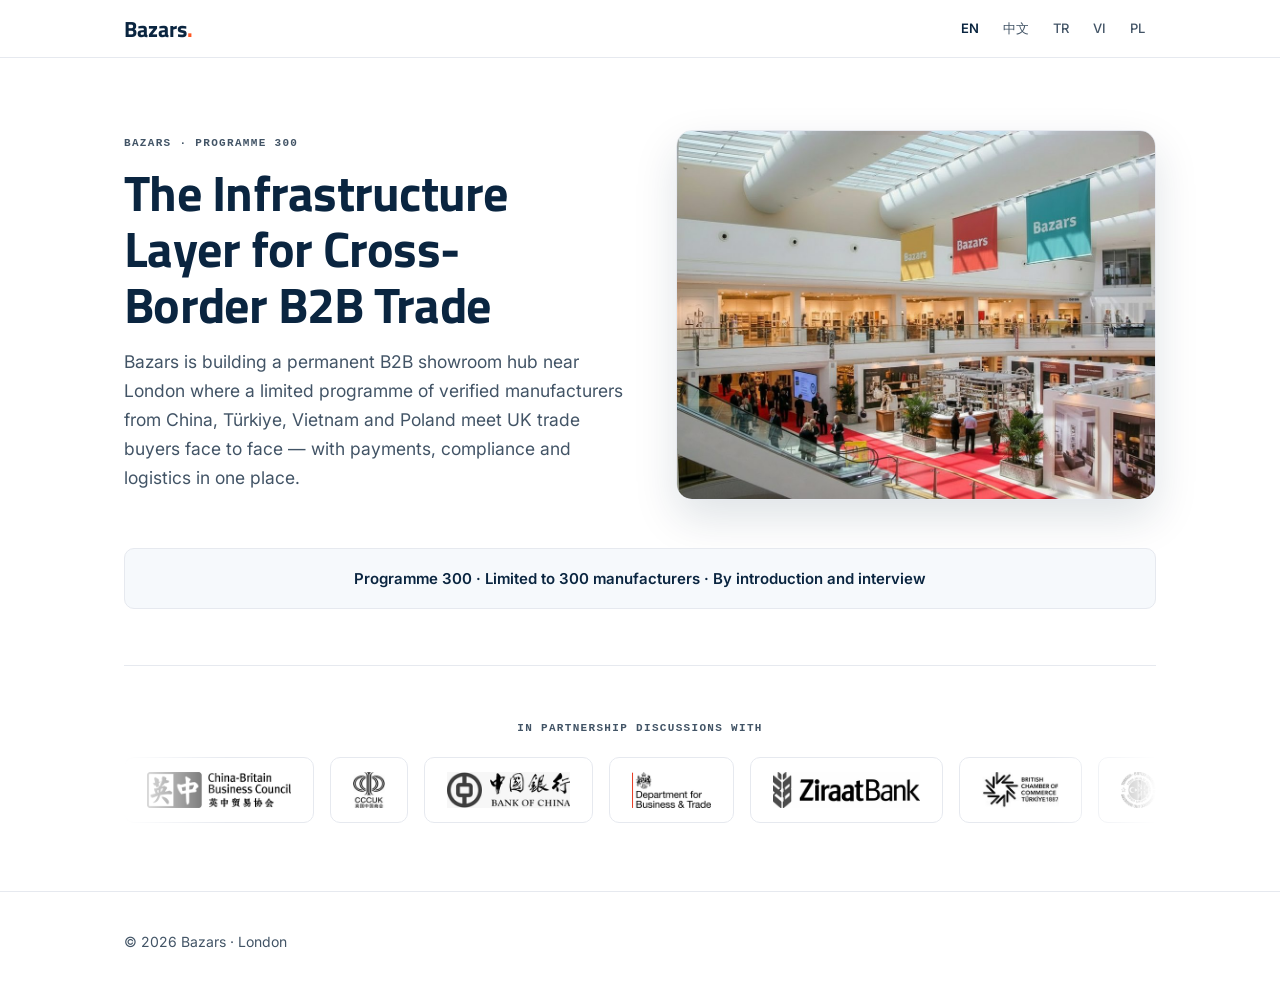
<file: index.html>
<!doctype html>
<html lang="en">
<head>
<meta charset="utf-8">
<meta name="viewport" content="width=device-width, initial-scale=1">
<meta name="theme-color" content="#ffffff">
<title>The Infrastructure Layer for Cross-Border B2B Trade</title>
<meta name="description" content="Bazars is building a permanent B2B showroom hub near London where a limited programme of verified manufacturers from China, Türkiye, Vietnam and Poland meet U">

<meta property="og:type" content="website">
<meta property="og:title" content="The Infrastructure Layer for Cross-Border B2B Trade">
<meta property="og:description" content="Bazars is building a permanent B2B showroom hub near London where a limited programme of verified manufacturers from China, Türkiye, Vietnam and Poland meet U">
<link rel="canonical" href="https://bazars.io/">
<link rel="alternate" hreflang="en" href="https://bazars.io/">
<link rel="alternate" hreflang="zh-CN" href="https://bazars.io/zh">
<link rel="alternate" hreflang="tr" href="https://bazars.io/tr">
<link rel="alternate" hreflang="vi" href="https://bazars.io/vi">
<link rel="alternate" hreflang="pl" href="https://bazars.io/pl">
<link rel="alternate" hreflang="x-default" href="https://bazars.io/">
<link rel="icon" href="assets/favicon.svg" type="image/svg+xml">
<link rel="preconnect" href="https://fonts.googleapis.com">
<link rel="preconnect" href="https://fonts.gstatic.com" crossorigin>
<link href="https://fonts.googleapis.com/css2?family=Inter:wght@400;500;600&family=Titillium+Web:wght@600;700&display=swap" rel="stylesheet">
<link rel="stylesheet" href="assets/style.css">
</head>
<body>
<header class="top"><div class="wrap">
<a class="logo" href="./">Bazars<i>.</i></a>

<nav class="langs" aria-label="Language"><a href="./" class="on" hreflang="en">EN</a><a href="zh" hreflang="zh-CN">中文</a><a href="tr" hreflang="tr">TR</a><a href="vi" hreflang="vi">VI</a><a href="pl" hreflang="pl">PL</a></nav>
</div></header>
<main class="wrap">
<section class="hero">
<div class="split">
<div>
<span class="eyebrow">Bazars &#183; Programme 300</span>
<h1>The Infrastructure Layer for Cross-Border B2B Trade</h1>
<p class="lede" style="margin-top:16px">Bazars is building a permanent B2B showroom hub near London where a limited programme of verified manufacturers from China, Türkiye, Vietnam and Poland meet UK trade buyers face to face — with payments, compliance and logistics in one place.</p>
</div>
<figure class="photo-frame">
<img src="assets/hub.jpg" width="1000" height="769"
     alt="Artist's impression of the Bazars showroom hub main hall: a bright multi-level atrium with exhibitor stands and Bazars banners"
     loading="eager" decoding="async">
</figure>
</div>
</section>
<section class="s" style="border-top:0;padding-top:0">
<div class="band">Programme 300 · Limited to 300 manufacturers · By introduction and interview</div>
</section>
<section class="s logos-sec">
<span class="eyebrow logos-eyebrow">In partnership discussions with</span>
<div class="logos">
<div class="logos-track">
<span class="logo-chip"><img src="assets/logos/cbbc.png" alt="China-Britain Business Council" title="China-Britain Business Council" loading="lazy" decoding="async"></span><span class="logo-chip"><img src="assets/logos/cccuk.png" alt="CCCUK — UK Chamber of Commerce in China" title="CCCUK — UK Chamber of Commerce in China" loading="lazy" decoding="async"></span><span class="logo-chip"><img src="assets/logos/bank-of-china.png" alt="Bank of China" title="Bank of China" loading="lazy" decoding="async"></span><span class="logo-chip"><img src="assets/logos/dbt.png" alt="Department for Business and Trade" title="Department for Business and Trade" loading="lazy" decoding="async"></span><span class="logo-chip"><img src="assets/logos/ziraat-bank.png" alt="Ziraat Bank" title="Ziraat Bank" loading="lazy" decoding="async"></span><span class="logo-chip"><img src="assets/logos/bcct.png" alt="British Chamber of Commerce Türkiye" title="British Chamber of Commerce Türkiye" loading="lazy" decoding="async"></span><span class="logo-chip"><img src="assets/logos/tbcci.png" alt="Turkish-British Chamber of Commerce and Industry" title="Turkish-British Chamber of Commerce and Industry" loading="lazy" decoding="async"></span>
<span class="logo-chip"><img src="assets/logos/cbbc.png" alt="China-Britain Business Council" title="China-Britain Business Council" loading="lazy" decoding="async"></span><span class="logo-chip"><img src="assets/logos/cccuk.png" alt="CCCUK — UK Chamber of Commerce in China" title="CCCUK — UK Chamber of Commerce in China" loading="lazy" decoding="async"></span><span class="logo-chip"><img src="assets/logos/bank-of-china.png" alt="Bank of China" title="Bank of China" loading="lazy" decoding="async"></span><span class="logo-chip"><img src="assets/logos/dbt.png" alt="Department for Business and Trade" title="Department for Business and Trade" loading="lazy" decoding="async"></span><span class="logo-chip"><img src="assets/logos/ziraat-bank.png" alt="Ziraat Bank" title="Ziraat Bank" loading="lazy" decoding="async"></span><span class="logo-chip"><img src="assets/logos/bcct.png" alt="British Chamber of Commerce Türkiye" title="British Chamber of Commerce Türkiye" loading="lazy" decoding="async"></span><span class="logo-chip"><img src="assets/logos/tbcci.png" alt="Turkish-British Chamber of Commerce and Industry" title="Turkish-British Chamber of Commerce and Industry" loading="lazy" decoding="async"></span>
</div>
</div>
</section>
</main>
<footer><div class="wrap">
<div class="foot-small"><span class="small">© 2026 Bazars · London</span>
<span class="small"><!-- Registered entity line goes here once incorporated. --></span></div>
</div></footer>
</body></html>
</file>
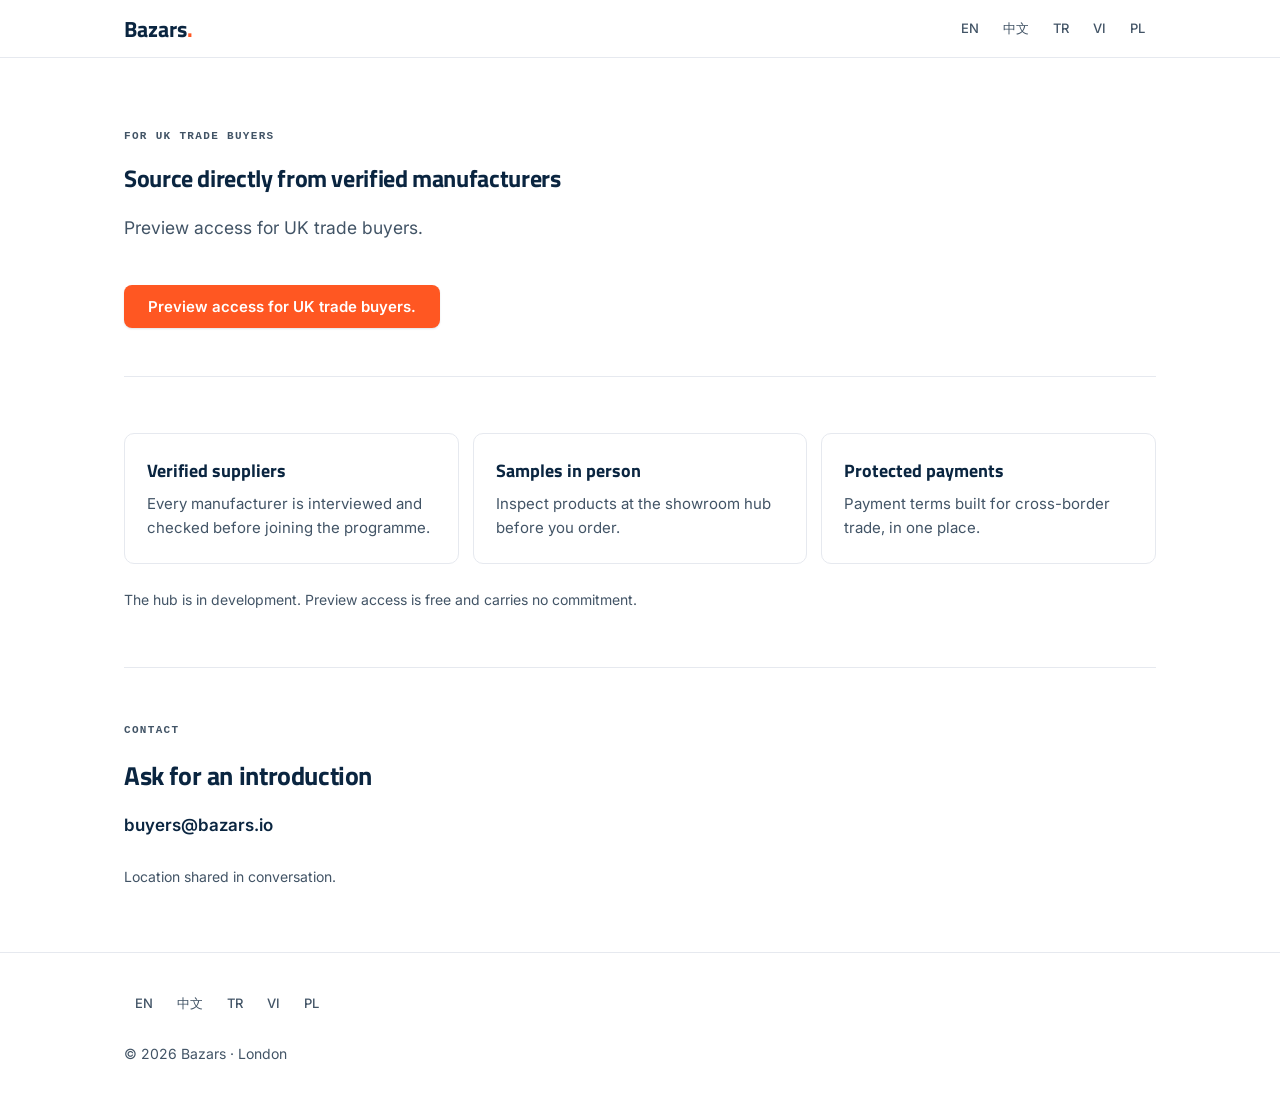
<file: buyers/index.html>
<!doctype html>
<html lang="en">
<head>
<meta charset="utf-8">
<meta name="viewport" content="width=device-width, initial-scale=1">
<meta name="theme-color" content="#ffffff">
<title>Source directly from verified manufacturers</title>
<meta name="description" content="Preview access for UK trade buyers.">
<meta name="robots" content="noindex, nofollow">
<meta property="og:type" content="website">
<meta property="og:title" content="Source directly from verified manufacturers">
<meta property="og:description" content="Preview access for UK trade buyers.">


<link rel="icon" href="../assets/favicon.svg" type="image/svg+xml">
<link rel="preconnect" href="https://fonts.googleapis.com">
<link rel="preconnect" href="https://fonts.gstatic.com" crossorigin>
<link href="https://fonts.googleapis.com/css2?family=Inter:wght@400;500;600&family=Titillium+Web:wght@600;700&display=swap" rel="stylesheet">
<link rel="stylesheet" href="../assets/style.css">

</head>
<body>
<header class="top"><div class="wrap">
<a class="logo" href="../">Bazars<i>.</i></a>

<nav class="langs" aria-label="Language"><a href="../" hreflang="en">EN</a><a href="../zh" hreflang="zh-CN">中文</a><a href="../tr" hreflang="tr">TR</a><a href="../vi" hreflang="vi">VI</a><a href="../pl" hreflang="pl">PL</a></nav>
</div></header>
<main class="wrap">
<section class="hero">
<span class="eyebrow">For UK trade buyers</span>
<h1>Source directly from verified manufacturers</h1>
<p class="lede">Preview access for UK trade buyers.</p>
<p style="margin-top:20px"><a class="btn" href="mailto:buyers@bazars.io?subject=Preview%20access">Preview access for UK trade buyers.</a></p>
</section>
<section class="s">
<ul class="cards">
<li><b>Verified suppliers</b><span>Every manufacturer is interviewed and checked before joining the programme.</span></li>
<li><b>Samples in person</b><span>Inspect products at the showroom hub before you order.</span></li>
<li><b>Protected payments</b><span>Payment terms built for cross-border trade, in one place.</span></li>
</ul>
<p class="small">The hub is in development. Preview access is free and carries no commitment.</p>
</section>
<section class="s">
<span class="eyebrow">Contact</span>
<h2 style="font-size:26px">Ask for an introduction</h2>
<a class="mail" href="mailto:buyers@bazars.io">buyers@bazars.io</a>
<p class="small" style="margin-top:6px">Location shared in conversation.</p>
</section></main>
<footer><div class="wrap">
<nav class="langs" aria-label="Language" style="margin-bottom:4px"><a href="../">EN</a><a href="../zh">中文</a><a href="../tr">TR</a><a href="../vi">VI</a><a href="../pl">PL</a></nav><div class="foot-small"><span class="small">© 2026 Bazars · London</span>
<span class="small"><!-- Registered entity line goes here once incorporated. --></span></div>
</div></footer></body></html>
</file>
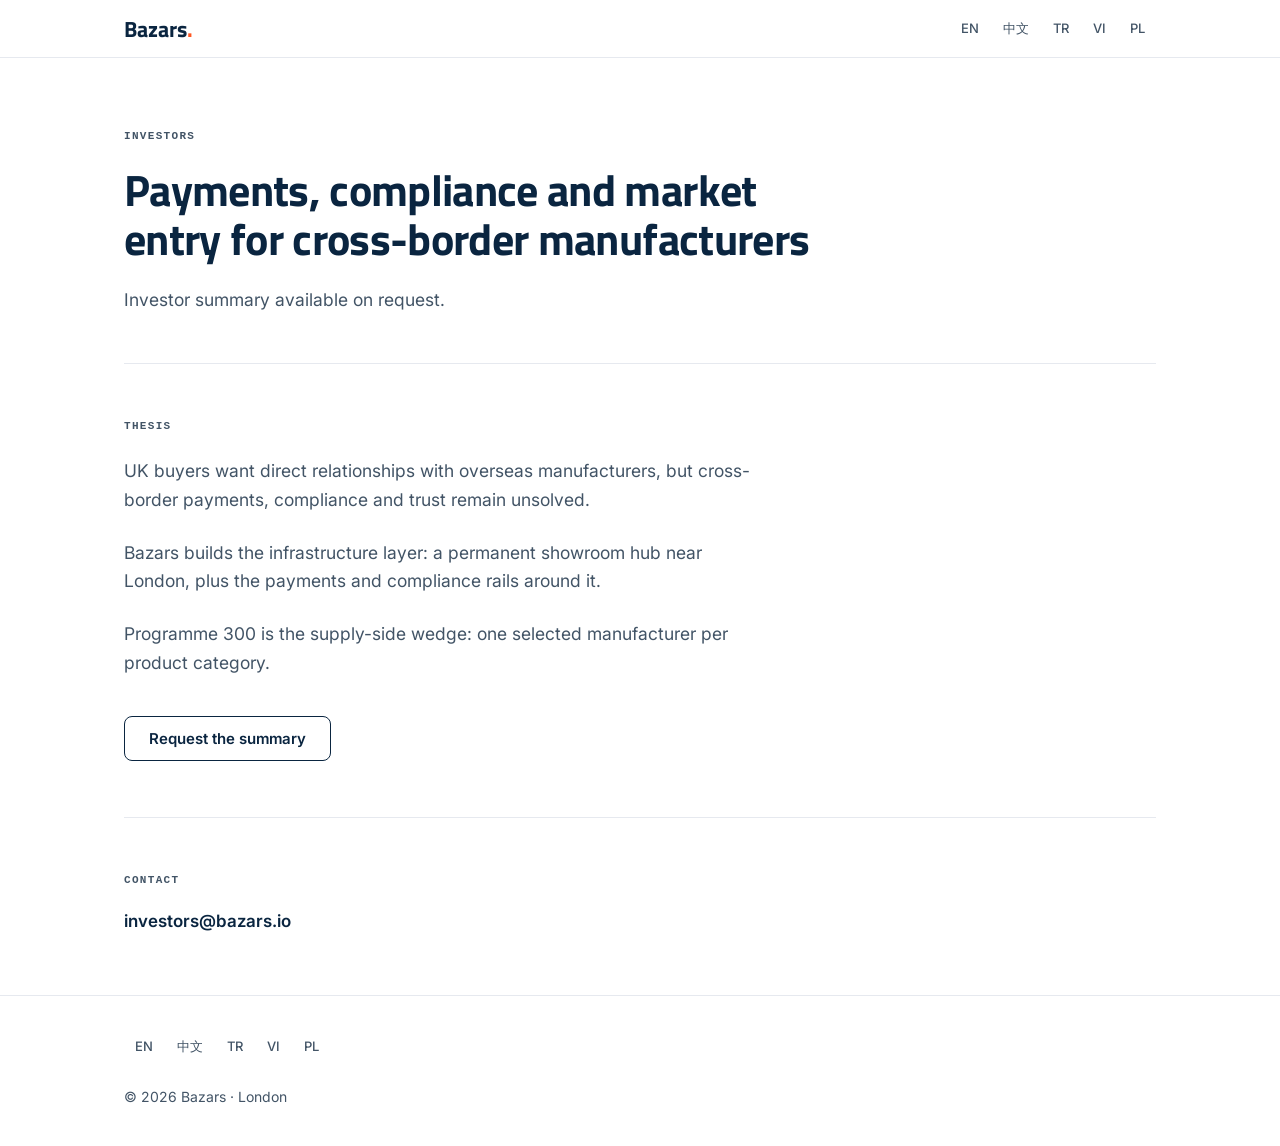
<file: investors/index.html>
<!doctype html>
<html lang="en">
<head>
<meta charset="utf-8">
<meta name="viewport" content="width=device-width, initial-scale=1">
<meta name="theme-color" content="#ffffff">
<title>Payments, compliance and market entry for cross-border manufacturers</title>
<meta name="description" content="Investor summary available on request.">
<meta name="robots" content="noindex, nofollow">
<meta property="og:type" content="website">
<meta property="og:title" content="Payments, compliance and market entry for cross-border manufacturers">
<meta property="og:description" content="Investor summary available on request.">


<link rel="icon" href="../assets/favicon.svg" type="image/svg+xml">
<link rel="preconnect" href="https://fonts.googleapis.com">
<link rel="preconnect" href="https://fonts.gstatic.com" crossorigin>
<link href="https://fonts.googleapis.com/css2?family=Inter:wght@400;500;600&family=Titillium+Web:wght@600;700&display=swap" rel="stylesheet">
<link rel="stylesheet" href="../assets/style.css">

</head>
<body>
<header class="top"><div class="wrap">
<a class="logo" href="../">Bazars<i>.</i></a>

<nav class="langs" aria-label="Language"><a href="../" hreflang="en">EN</a><a href="../zh" hreflang="zh-CN">中文</a><a href="../tr" hreflang="tr">TR</a><a href="../vi" hreflang="vi">VI</a><a href="../pl" hreflang="pl">PL</a></nav>
</div></header>
<main class="wrap">
<section class="hero">
<span class="eyebrow">Investors</span>
<h1 style="font-size:clamp(26px,4.4vw,44px)">Payments, compliance and market entry for cross-border manufacturers</h1>
<p class="lede">Investor summary available on request.</p>
</section>
<section class="s">
<span class="eyebrow">Thesis</span>
<p class="lede">UK buyers want direct relationships with overseas manufacturers, but cross-border payments, compliance and trust remain unsolved.</p>
<p class="lede">Bazars builds the infrastructure layer: a permanent showroom hub near London, plus the payments and compliance rails around it.</p>
<p class="lede">Programme 300 is the supply-side wedge: one selected manufacturer per product category.</p>
<p style="margin-top:14px"><a class="btn-o" href="mailto:investors@bazars.io?subject=Investor%20summary">Request the summary</a></p>
</section>
<section class="s">
<span class="eyebrow">Contact</span>
<a class="mail" href="mailto:investors@bazars.io">investors@bazars.io</a>
</section></main>
<footer><div class="wrap">
<nav class="langs" aria-label="Language" style="margin-bottom:4px"><a href="../">EN</a><a href="../zh">中文</a><a href="../tr">TR</a><a href="../vi">VI</a><a href="../pl">PL</a></nav><div class="foot-small"><span class="small">© 2026 Bazars · London</span>
<span class="small"><!-- Registered entity line goes here once incorporated. --></span></div>
</div></footer></body></html>
</file>
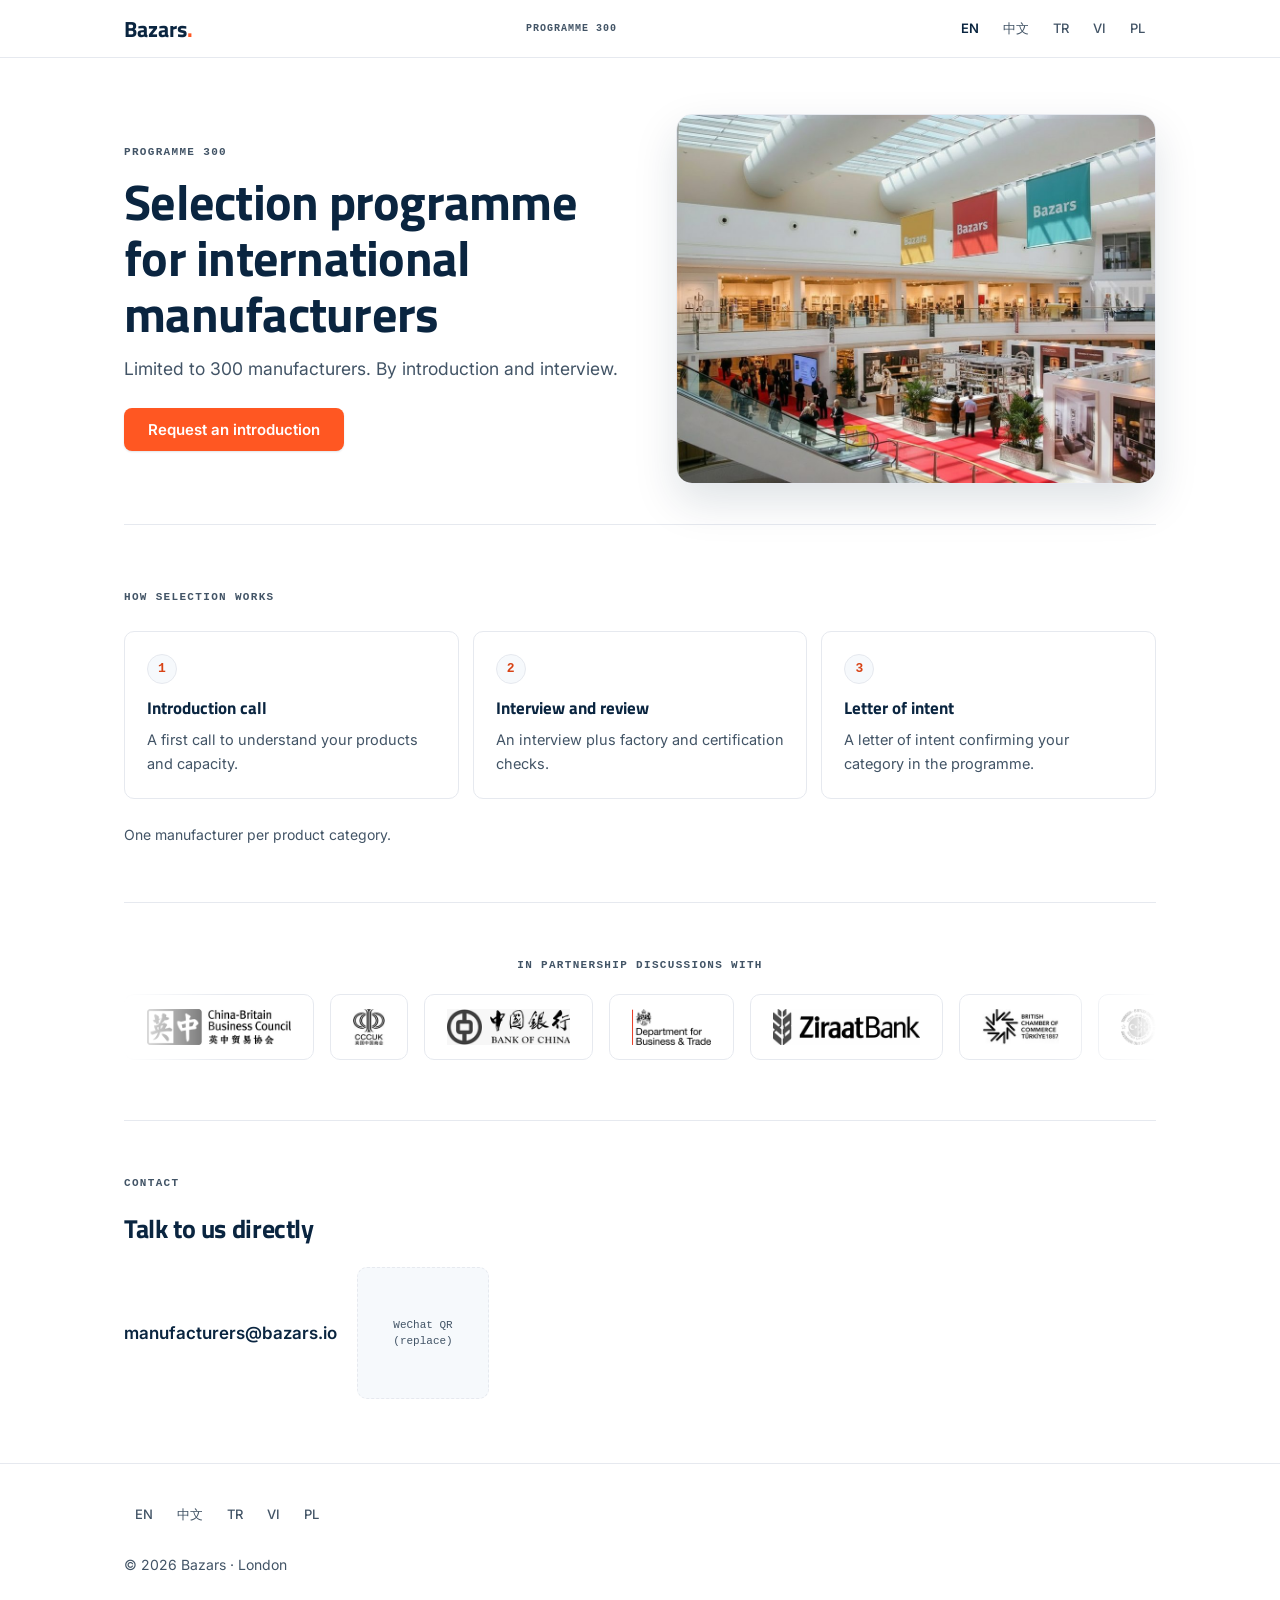
<file: manufacturers/index.html>
<!doctype html>
<html lang="en">
<head>
<meta charset="utf-8">
<meta name="viewport" content="width=device-width, initial-scale=1">
<meta name="theme-color" content="#ffffff">
<title>Selection programme for international manufacturers</title>
<meta name="description" content="Limited to 300 manufacturers. By introduction and interview.">
<meta name="robots" content="noindex, nofollow">
<meta property="og:type" content="website">
<meta property="og:title" content="Selection programme for international manufacturers">
<meta property="og:description" content="Limited to 300 manufacturers. By introduction and interview.">


<link rel="icon" href="../assets/favicon.svg" type="image/svg+xml">
<link rel="preconnect" href="https://fonts.googleapis.com">
<link rel="preconnect" href="https://fonts.gstatic.com" crossorigin>
<link href="https://fonts.googleapis.com/css2?family=Inter:wght@400;500;600&family=Titillium+Web:wght@600;700&display=swap" rel="stylesheet">
<link rel="stylesheet" href="../assets/style.css">
</head>
<body>
<header class="top"><div class="wrap">
<a class="logo" href="../">Bazars<i>.</i></a>
<span class="tagline">Programme 300</span>
<nav class="langs" aria-label="Language"><a href="../manufacturers" class="on" hreflang="en">EN</a><a href="../zh/manufacturers" hreflang="zh-CN">中文</a><a href="../tr/manufacturers" hreflang="tr">TR</a><a href="../vi/manufacturers" hreflang="vi">VI</a><a href="../pl/manufacturers" hreflang="pl">PL</a></nav>
</div></header>
<main class="wrap">
<section class="hero" style="padding-block:56px 40px">
<div class="split">
<div>
<span class="eyebrow">Programme 300</span>
<h1>Selection programme for international manufacturers</h1>
<p class="lede" style="margin-top:14px">Limited to 300 manufacturers. By introduction and interview.</p>
<p style="margin-top:24px"><a class="btn" href="mailto:manufacturers@bazars.io?subject=Programme%20300">Request an introduction</a></p>
</div>
<figure class="photo-frame">
<img src="../assets/hub.jpg" width="1000" height="769"
     alt="Artist's impression of the Bazars showroom hub main hall: a bright multi-level atrium with exhibitor stands and Bazars banners"
     loading="eager" decoding="async">
</figure>
</div>
</section>
<section class="s">
<div class="head"><span class="eyebrow">How selection works</span></div>
<ol class="steps"><li><b>Introduction call</b><span>A first call to understand your products and capacity.</span></li><li><b>Interview and review</b><span>An interview plus factory and certification checks.</span></li><li><b>Letter of intent</b><span>A letter of intent confirming your category in the programme.</span></li></ol>
<p class="small">One manufacturer per product category.</p>
</section>
<section class="s logos-sec">
<span class="eyebrow logos-eyebrow">In partnership discussions with</span>
<div class="logos">
<div class="logos-track">
<span class="logo-chip"><img src="../assets/logos/cbbc.png" alt="China-Britain Business Council" title="China-Britain Business Council" loading="lazy" decoding="async"></span><span class="logo-chip"><img src="../assets/logos/cccuk.png" alt="CCCUK — UK Chamber of Commerce in China" title="CCCUK — UK Chamber of Commerce in China" loading="lazy" decoding="async"></span><span class="logo-chip"><img src="../assets/logos/bank-of-china.png" alt="Bank of China" title="Bank of China" loading="lazy" decoding="async"></span><span class="logo-chip"><img src="../assets/logos/dbt.png" alt="Department for Business and Trade" title="Department for Business and Trade" loading="lazy" decoding="async"></span><span class="logo-chip"><img src="../assets/logos/ziraat-bank.png" alt="Ziraat Bank" title="Ziraat Bank" loading="lazy" decoding="async"></span><span class="logo-chip"><img src="../assets/logos/bcct.png" alt="British Chamber of Commerce Türkiye" title="British Chamber of Commerce Türkiye" loading="lazy" decoding="async"></span><span class="logo-chip"><img src="../assets/logos/tbcci.png" alt="Turkish-British Chamber of Commerce and Industry" title="Turkish-British Chamber of Commerce and Industry" loading="lazy" decoding="async"></span>
<span class="logo-chip"><img src="../assets/logos/cbbc.png" alt="China-Britain Business Council" title="China-Britain Business Council" loading="lazy" decoding="async"></span><span class="logo-chip"><img src="../assets/logos/cccuk.png" alt="CCCUK — UK Chamber of Commerce in China" title="CCCUK — UK Chamber of Commerce in China" loading="lazy" decoding="async"></span><span class="logo-chip"><img src="../assets/logos/bank-of-china.png" alt="Bank of China" title="Bank of China" loading="lazy" decoding="async"></span><span class="logo-chip"><img src="../assets/logos/dbt.png" alt="Department for Business and Trade" title="Department for Business and Trade" loading="lazy" decoding="async"></span><span class="logo-chip"><img src="../assets/logos/ziraat-bank.png" alt="Ziraat Bank" title="Ziraat Bank" loading="lazy" decoding="async"></span><span class="logo-chip"><img src="../assets/logos/bcct.png" alt="British Chamber of Commerce Türkiye" title="British Chamber of Commerce Türkiye" loading="lazy" decoding="async"></span><span class="logo-chip"><img src="../assets/logos/tbcci.png" alt="Turkish-British Chamber of Commerce and Industry" title="Turkish-British Chamber of Commerce and Industry" loading="lazy" decoding="async"></span>
</div>
</div>
</section>
<section class="s">
<span class="eyebrow">Contact</span>
<h2 style="font-size:26px">Talk to us directly</h2>
<div class="contact-row">
<div><a class="mail" href="mailto:manufacturers@bazars.io">manufacturers@bazars.io</a>
<!-- WhatsApp: replace with your number, e.g. <p class="small" style="margin-top:6px">WhatsApp: +44 ...</p> -->
</div>
<div class="qrbox">WeChat QR<br>(replace)</div>
</div>

</section>
</main>
<footer><div class="wrap">
<nav class="langs" aria-label="Language" style="margin-bottom:4px"><a href="../manufacturers">EN</a><a href="../zh/manufacturers">中文</a><a href="../tr/manufacturers">TR</a><a href="../vi/manufacturers">VI</a><a href="../pl/manufacturers">PL</a></nav><div class="foot-small"><span class="small">© 2026 Bazars · London</span>
<span class="small"><!-- Registered entity line goes here once incorporated. --></span></div>
</div></footer></body></html>
</file>
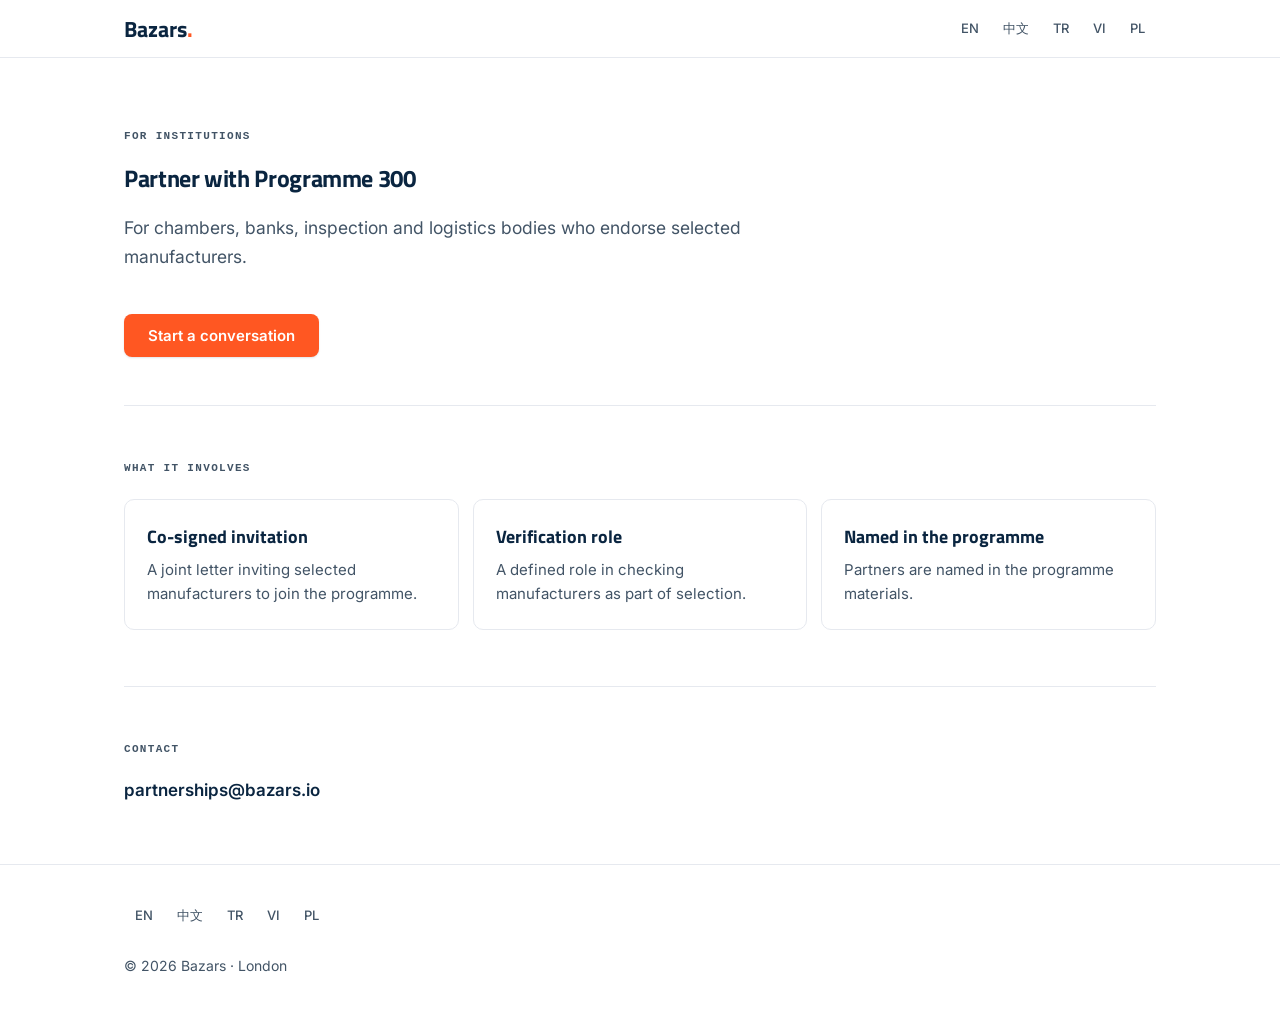
<file: partners/index.html>
<!doctype html>
<html lang="en">
<head>
<meta charset="utf-8">
<meta name="viewport" content="width=device-width, initial-scale=1">
<meta name="theme-color" content="#ffffff">
<title>Partner with Programme 300</title>
<meta name="description" content="For chambers, banks, inspection and logistics bodies who endorse selected manufacturers.">
<meta name="robots" content="noindex, nofollow">
<meta property="og:type" content="website">
<meta property="og:title" content="Partner with Programme 300">
<meta property="og:description" content="For chambers, banks, inspection and logistics bodies who endorse selected manufacturers.">


<link rel="icon" href="../assets/favicon.svg" type="image/svg+xml">
<link rel="preconnect" href="https://fonts.googleapis.com">
<link rel="preconnect" href="https://fonts.gstatic.com" crossorigin>
<link href="https://fonts.googleapis.com/css2?family=Inter:wght@400;500;600&family=Titillium+Web:wght@600;700&display=swap" rel="stylesheet">
<link rel="stylesheet" href="../assets/style.css">

</head>
<body>
<header class="top"><div class="wrap">
<a class="logo" href="../">Bazars<i>.</i></a>

<nav class="langs" aria-label="Language"><a href="../" hreflang="en">EN</a><a href="../zh" hreflang="zh-CN">中文</a><a href="../tr" hreflang="tr">TR</a><a href="../vi" hreflang="vi">VI</a><a href="../pl" hreflang="pl">PL</a></nav>
</div></header>
<main class="wrap">
<section class="hero">
<span class="eyebrow">For institutions</span>
<h1>Partner with Programme 300</h1>
<p class="lede">For chambers, banks, inspection and logistics bodies who endorse selected manufacturers.</p>
<p style="margin-top:20px"><a class="btn" href="mailto:partnerships@bazars.io?subject=Programme%20300%20partnership">Start a conversation</a></p>
</section>
<section class="s">
<span class="eyebrow">What it involves</span>
<ul class="cards">
<li><b>Co-signed invitation</b><span>A joint letter inviting selected manufacturers to join the programme.</span></li>
<li><b>Verification role</b><span>A defined role in checking manufacturers as part of selection.</span></li>
<li><b>Named in the programme</b><span>Partners are named in the programme materials.</span></li>
</ul>
<!-- PARTNER LOGOS: add only with written permission.
<ul class="cards"><li><b>Partner</b></li><li><b>Partner</b></li><li><b>Partner</b></li></ul>
-->
</section>
<section class="s">
<span class="eyebrow">Contact</span>
<a class="mail" href="mailto:partnerships@bazars.io">partnerships@bazars.io</a>
</section></main>
<footer><div class="wrap">
<nav class="langs" aria-label="Language" style="margin-bottom:4px"><a href="../">EN</a><a href="../zh">中文</a><a href="../tr">TR</a><a href="../vi">VI</a><a href="../pl">PL</a></nav><div class="foot-small"><span class="small">© 2026 Bazars · London</span>
<span class="small"><!-- Registered entity line goes here once incorporated. --></span></div>
</div></footer></body></html>
</file>
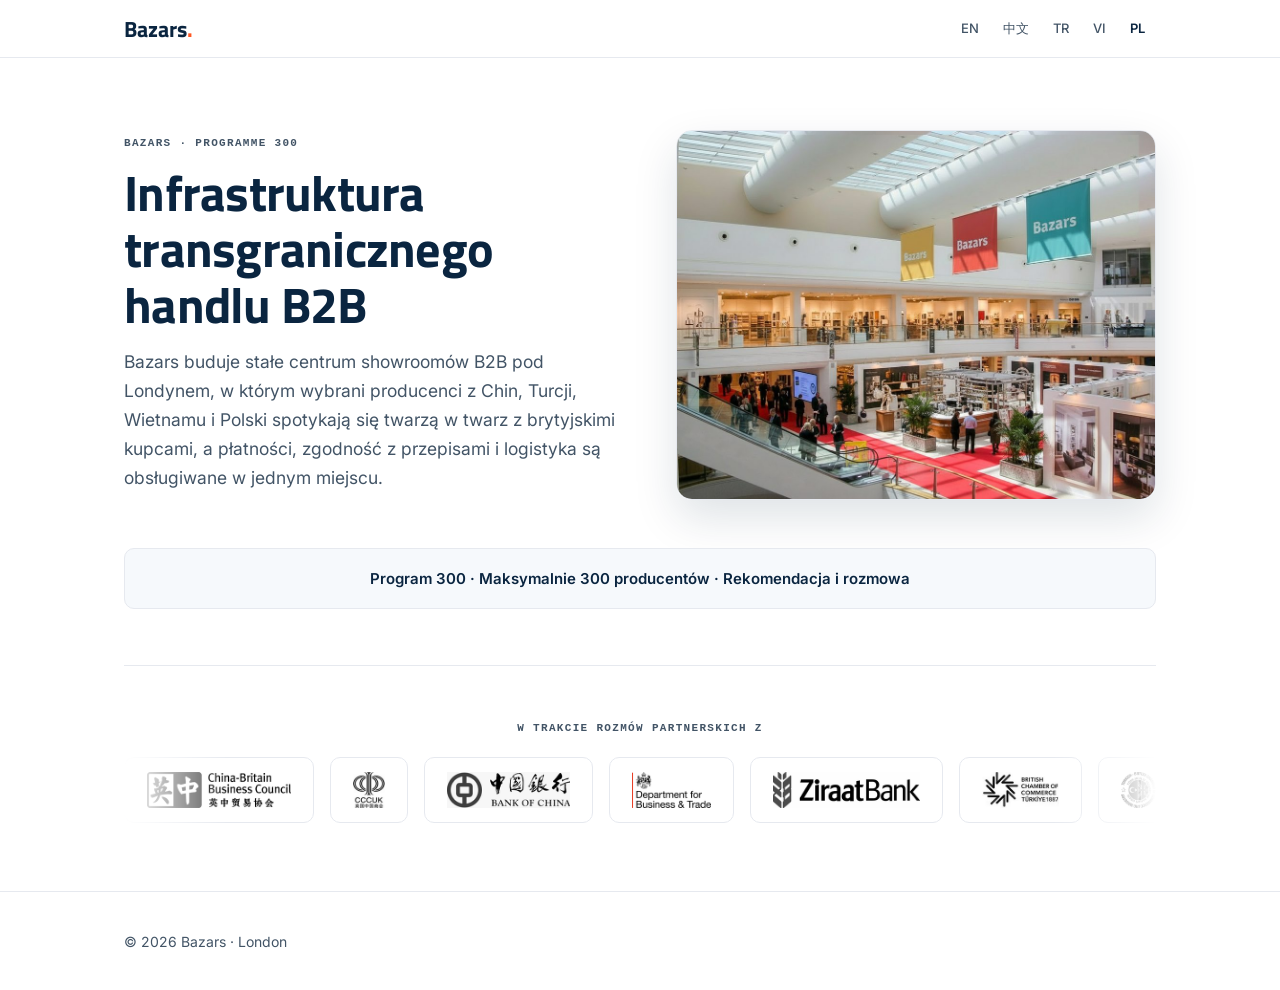
<file: pl/index.html>
<!doctype html>
<html lang="pl">
<head>
<meta charset="utf-8">
<meta name="viewport" content="width=device-width, initial-scale=1">
<meta name="theme-color" content="#ffffff">
<title>Infrastruktura transgranicznego handlu B2B</title>
<meta name="description" content="Bazars buduje stałe centrum showroomów B2B pod Londynem, w którym wybrani producenci z Chin, Turcji, Wietnamu i Polski spotykają się twarzą w twarz z brytyjsk">

<meta property="og:type" content="website">
<meta property="og:title" content="Infrastruktura transgranicznego handlu B2B">
<meta property="og:description" content="Bazars buduje stałe centrum showroomów B2B pod Londynem, w którym wybrani producenci z Chin, Turcji, Wietnamu i Polski spotykają się twarzą w twarz z brytyjsk">
<link rel="canonical" href="https://bazars.io/pl">
<link rel="alternate" hreflang="en" href="https://bazars.io/">
<link rel="alternate" hreflang="zh-CN" href="https://bazars.io/zh">
<link rel="alternate" hreflang="tr" href="https://bazars.io/tr">
<link rel="alternate" hreflang="vi" href="https://bazars.io/vi">
<link rel="alternate" hreflang="pl" href="https://bazars.io/pl">
<link rel="alternate" hreflang="x-default" href="https://bazars.io/">
<link rel="icon" href="../assets/favicon.svg" type="image/svg+xml">
<link rel="preconnect" href="https://fonts.googleapis.com">
<link rel="preconnect" href="https://fonts.gstatic.com" crossorigin>
<link href="https://fonts.googleapis.com/css2?family=Inter:wght@400;500;600&family=Titillium+Web:wght@600;700&display=swap" rel="stylesheet">
<link rel="stylesheet" href="../assets/style.css">
</head>
<body>
<header class="top"><div class="wrap">
<a class="logo" href="../">Bazars<i>.</i></a>

<nav class="langs" aria-label="Language"><a href="../" hreflang="en">EN</a><a href="../zh" hreflang="zh-CN">中文</a><a href="../tr" hreflang="tr">TR</a><a href="../vi" hreflang="vi">VI</a><a href="../pl" class="on" hreflang="pl">PL</a></nav>
</div></header>
<main class="wrap">
<section class="hero">
<div class="split">
<div>
<span class="eyebrow">Bazars &#183; Programme 300</span>
<h1>Infrastruktura transgranicznego handlu B2B</h1>
<p class="lede" style="margin-top:16px">Bazars buduje stałe centrum showroomów B2B pod Londynem, w którym wybrani producenci z Chin, Turcji, Wietnamu i Polski spotykają się twarzą w twarz z brytyjskimi kupcami, a płatności, zgodność z przepisami i logistyka są obsługiwane w jednym miejscu.</p>
</div>
<figure class="photo-frame">
<img src="../assets/hub.jpg" width="1000" height="769"
     alt="Artist's impression of the Bazars showroom hub main hall: a bright multi-level atrium with exhibitor stands and Bazars banners"
     loading="eager" decoding="async">
</figure>
</div>
</section>
<section class="s" style="border-top:0;padding-top:0">
<div class="band">Program 300 · Maksymalnie 300 producentów · Rekomendacja i rozmowa</div>
</section>
<section class="s logos-sec">
<span class="eyebrow logos-eyebrow">W trakcie rozmów partnerskich z</span>
<div class="logos">
<div class="logos-track">
<span class="logo-chip"><img src="../assets/logos/cbbc.png" alt="China-Britain Business Council" title="China-Britain Business Council" loading="lazy" decoding="async"></span><span class="logo-chip"><img src="../assets/logos/cccuk.png" alt="CCCUK — UK Chamber of Commerce in China" title="CCCUK — UK Chamber of Commerce in China" loading="lazy" decoding="async"></span><span class="logo-chip"><img src="../assets/logos/bank-of-china.png" alt="Bank of China" title="Bank of China" loading="lazy" decoding="async"></span><span class="logo-chip"><img src="../assets/logos/dbt.png" alt="Department for Business and Trade" title="Department for Business and Trade" loading="lazy" decoding="async"></span><span class="logo-chip"><img src="../assets/logos/ziraat-bank.png" alt="Ziraat Bank" title="Ziraat Bank" loading="lazy" decoding="async"></span><span class="logo-chip"><img src="../assets/logos/bcct.png" alt="British Chamber of Commerce Türkiye" title="British Chamber of Commerce Türkiye" loading="lazy" decoding="async"></span><span class="logo-chip"><img src="../assets/logos/tbcci.png" alt="Turkish-British Chamber of Commerce and Industry" title="Turkish-British Chamber of Commerce and Industry" loading="lazy" decoding="async"></span>
<span class="logo-chip"><img src="../assets/logos/cbbc.png" alt="China-Britain Business Council" title="China-Britain Business Council" loading="lazy" decoding="async"></span><span class="logo-chip"><img src="../assets/logos/cccuk.png" alt="CCCUK — UK Chamber of Commerce in China" title="CCCUK — UK Chamber of Commerce in China" loading="lazy" decoding="async"></span><span class="logo-chip"><img src="../assets/logos/bank-of-china.png" alt="Bank of China" title="Bank of China" loading="lazy" decoding="async"></span><span class="logo-chip"><img src="../assets/logos/dbt.png" alt="Department for Business and Trade" title="Department for Business and Trade" loading="lazy" decoding="async"></span><span class="logo-chip"><img src="../assets/logos/ziraat-bank.png" alt="Ziraat Bank" title="Ziraat Bank" loading="lazy" decoding="async"></span><span class="logo-chip"><img src="../assets/logos/bcct.png" alt="British Chamber of Commerce Türkiye" title="British Chamber of Commerce Türkiye" loading="lazy" decoding="async"></span><span class="logo-chip"><img src="../assets/logos/tbcci.png" alt="Turkish-British Chamber of Commerce and Industry" title="Turkish-British Chamber of Commerce and Industry" loading="lazy" decoding="async"></span>
</div>
</div>
</section>
</main>
<footer><div class="wrap">
<div class="foot-small"><span class="small">© 2026 Bazars · London</span>
<span class="small"><!-- Registered entity line goes here once incorporated. --></span></div>
</div></footer>
</body></html>
</file>
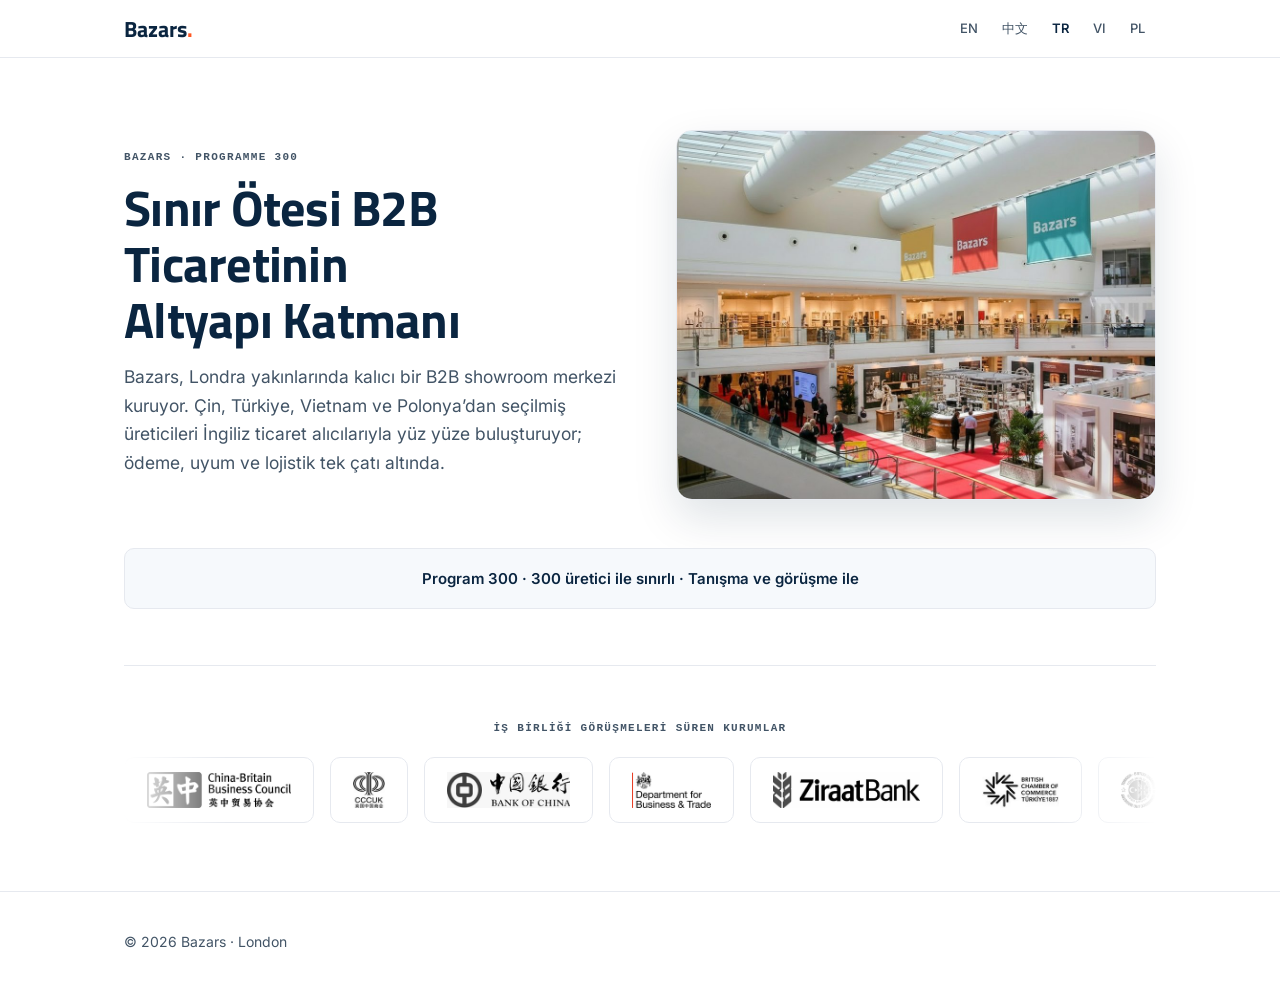
<file: tr/index.html>
<!doctype html>
<html lang="tr">
<head>
<meta charset="utf-8">
<meta name="viewport" content="width=device-width, initial-scale=1">
<meta name="theme-color" content="#ffffff">
<title>Sınır Ötesi B2B Ticaretinin Altyapı Katmanı</title>
<meta name="description" content="Bazars, Londra yakınlarında kalıcı bir B2B showroom merkezi kuruyor. Çin, Türkiye, Vietnam ve Polonya’dan seçilmiş üreticileri İngiliz ticaret alıcılarıyla yü">

<meta property="og:type" content="website">
<meta property="og:title" content="Sınır Ötesi B2B Ticaretinin Altyapı Katmanı">
<meta property="og:description" content="Bazars, Londra yakınlarında kalıcı bir B2B showroom merkezi kuruyor. Çin, Türkiye, Vietnam ve Polonya’dan seçilmiş üreticileri İngiliz ticaret alıcılarıyla yü">
<link rel="canonical" href="https://bazars.io/tr">
<link rel="alternate" hreflang="en" href="https://bazars.io/">
<link rel="alternate" hreflang="zh-CN" href="https://bazars.io/zh">
<link rel="alternate" hreflang="tr" href="https://bazars.io/tr">
<link rel="alternate" hreflang="vi" href="https://bazars.io/vi">
<link rel="alternate" hreflang="pl" href="https://bazars.io/pl">
<link rel="alternate" hreflang="x-default" href="https://bazars.io/">
<link rel="icon" href="../assets/favicon.svg" type="image/svg+xml">
<link rel="preconnect" href="https://fonts.googleapis.com">
<link rel="preconnect" href="https://fonts.gstatic.com" crossorigin>
<link href="https://fonts.googleapis.com/css2?family=Inter:wght@400;500;600&family=Titillium+Web:wght@600;700&display=swap" rel="stylesheet">
<link rel="stylesheet" href="../assets/style.css">
</head>
<body>
<header class="top"><div class="wrap">
<a class="logo" href="../">Bazars<i>.</i></a>

<nav class="langs" aria-label="Language"><a href="../" hreflang="en">EN</a><a href="../zh" hreflang="zh-CN">中文</a><a href="../tr" class="on" hreflang="tr">TR</a><a href="../vi" hreflang="vi">VI</a><a href="../pl" hreflang="pl">PL</a></nav>
</div></header>
<main class="wrap">
<section class="hero">
<div class="split">
<div>
<span class="eyebrow">Bazars &#183; Programme 300</span>
<h1>Sınır Ötesi B2B Ticaretinin Altyapı Katmanı</h1>
<p class="lede" style="margin-top:16px">Bazars, Londra yakınlarında kalıcı bir B2B showroom merkezi kuruyor. Çin, Türkiye, Vietnam ve Polonya’dan seçilmiş üreticileri İngiliz ticaret alıcılarıyla yüz yüze buluşturuyor; ödeme, uyum ve lojistik tek çatı altında.</p>
</div>
<figure class="photo-frame">
<img src="../assets/hub.jpg" width="1000" height="769"
     alt="Artist's impression of the Bazars showroom hub main hall: a bright multi-level atrium with exhibitor stands and Bazars banners"
     loading="eager" decoding="async">
</figure>
</div>
</section>
<section class="s" style="border-top:0;padding-top:0">
<div class="band">Program 300 · 300 üretici ile sınırlı · Tanışma ve görüşme ile</div>
</section>
<section class="s logos-sec">
<span class="eyebrow logos-eyebrow">İş birliği görüşmeleri süren kurumlar</span>
<div class="logos">
<div class="logos-track">
<span class="logo-chip"><img src="../assets/logos/cbbc.png" alt="China-Britain Business Council" title="China-Britain Business Council" loading="lazy" decoding="async"></span><span class="logo-chip"><img src="../assets/logos/cccuk.png" alt="CCCUK — UK Chamber of Commerce in China" title="CCCUK — UK Chamber of Commerce in China" loading="lazy" decoding="async"></span><span class="logo-chip"><img src="../assets/logos/bank-of-china.png" alt="Bank of China" title="Bank of China" loading="lazy" decoding="async"></span><span class="logo-chip"><img src="../assets/logos/dbt.png" alt="Department for Business and Trade" title="Department for Business and Trade" loading="lazy" decoding="async"></span><span class="logo-chip"><img src="../assets/logos/ziraat-bank.png" alt="Ziraat Bank" title="Ziraat Bank" loading="lazy" decoding="async"></span><span class="logo-chip"><img src="../assets/logos/bcct.png" alt="British Chamber of Commerce Türkiye" title="British Chamber of Commerce Türkiye" loading="lazy" decoding="async"></span><span class="logo-chip"><img src="../assets/logos/tbcci.png" alt="Turkish-British Chamber of Commerce and Industry" title="Turkish-British Chamber of Commerce and Industry" loading="lazy" decoding="async"></span>
<span class="logo-chip"><img src="../assets/logos/cbbc.png" alt="China-Britain Business Council" title="China-Britain Business Council" loading="lazy" decoding="async"></span><span class="logo-chip"><img src="../assets/logos/cccuk.png" alt="CCCUK — UK Chamber of Commerce in China" title="CCCUK — UK Chamber of Commerce in China" loading="lazy" decoding="async"></span><span class="logo-chip"><img src="../assets/logos/bank-of-china.png" alt="Bank of China" title="Bank of China" loading="lazy" decoding="async"></span><span class="logo-chip"><img src="../assets/logos/dbt.png" alt="Department for Business and Trade" title="Department for Business and Trade" loading="lazy" decoding="async"></span><span class="logo-chip"><img src="../assets/logos/ziraat-bank.png" alt="Ziraat Bank" title="Ziraat Bank" loading="lazy" decoding="async"></span><span class="logo-chip"><img src="../assets/logos/bcct.png" alt="British Chamber of Commerce Türkiye" title="British Chamber of Commerce Türkiye" loading="lazy" decoding="async"></span><span class="logo-chip"><img src="../assets/logos/tbcci.png" alt="Turkish-British Chamber of Commerce and Industry" title="Turkish-British Chamber of Commerce and Industry" loading="lazy" decoding="async"></span>
</div>
</div>
</section>
</main>
<footer><div class="wrap">
<div class="foot-small"><span class="small">© 2026 Bazars · London</span>
<span class="small"><!-- Registered entity line goes here once incorporated. --></span></div>
</div></footer>
</body></html>
</file>
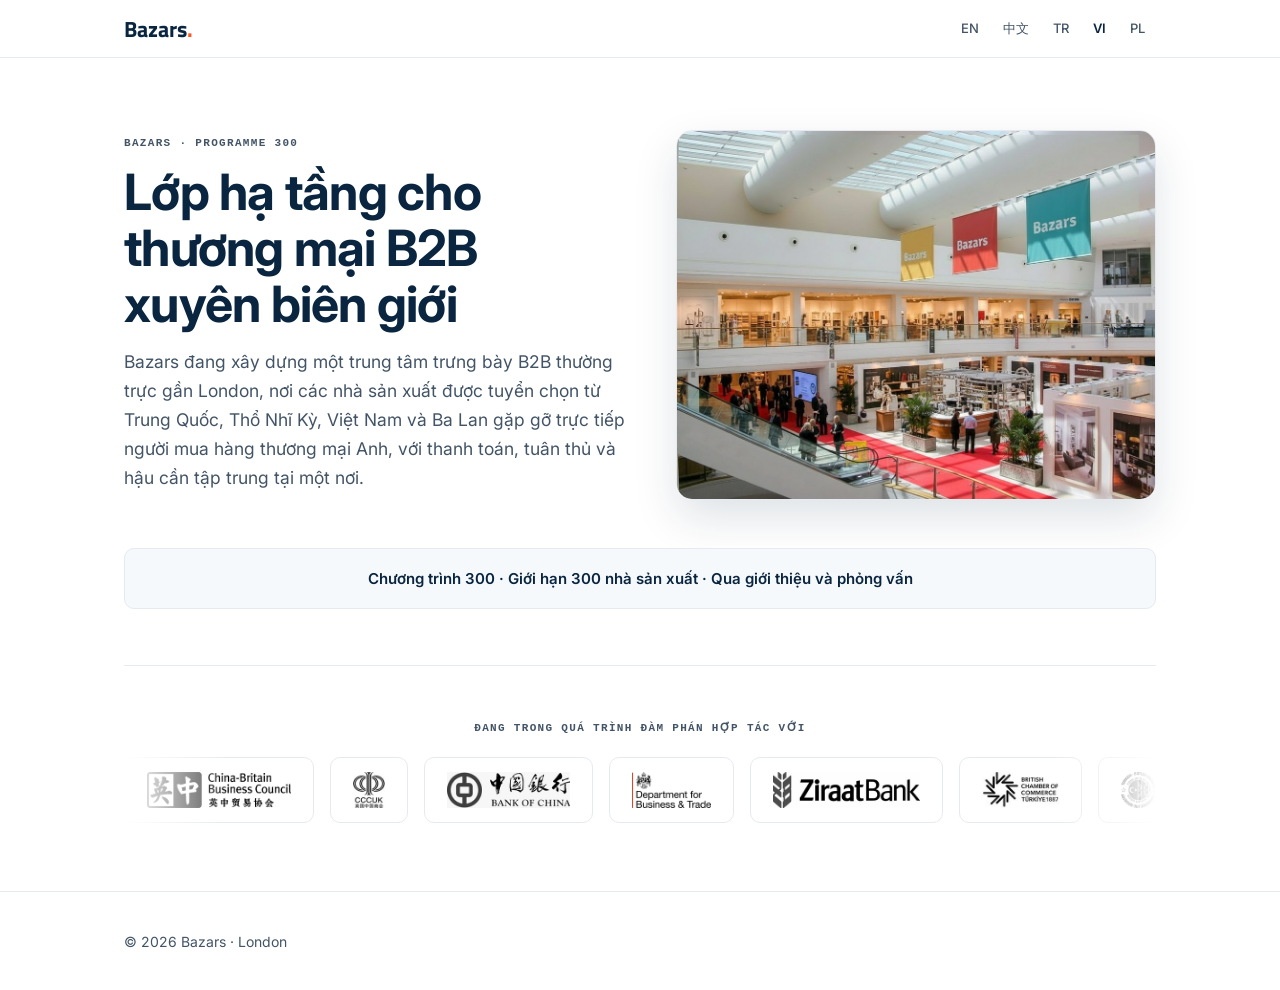
<file: vi/index.html>
<!doctype html>
<html lang="vi">
<head>
<meta charset="utf-8">
<meta name="viewport" content="width=device-width, initial-scale=1">
<meta name="theme-color" content="#ffffff">
<title>Lớp hạ tầng cho thương mại B2B xuyên biên giới</title>
<meta name="description" content="Bazars đang xây dựng một trung tâm trưng bày B2B thường trực gần London, nơi các nhà sản xuất được tuyển chọn từ Trung Quốc, Thổ Nhĩ Kỳ, Việt Nam và Ba Lan gặ">

<meta property="og:type" content="website">
<meta property="og:title" content="Lớp hạ tầng cho thương mại B2B xuyên biên giới">
<meta property="og:description" content="Bazars đang xây dựng một trung tâm trưng bày B2B thường trực gần London, nơi các nhà sản xuất được tuyển chọn từ Trung Quốc, Thổ Nhĩ Kỳ, Việt Nam và Ba Lan gặ">
<link rel="canonical" href="https://bazars.io/vi">
<link rel="alternate" hreflang="en" href="https://bazars.io/">
<link rel="alternate" hreflang="zh-CN" href="https://bazars.io/zh">
<link rel="alternate" hreflang="tr" href="https://bazars.io/tr">
<link rel="alternate" hreflang="vi" href="https://bazars.io/vi">
<link rel="alternate" hreflang="pl" href="https://bazars.io/pl">
<link rel="alternate" hreflang="x-default" href="https://bazars.io/">
<link rel="icon" href="../assets/favicon.svg" type="image/svg+xml">
<link rel="preconnect" href="https://fonts.googleapis.com">
<link rel="preconnect" href="https://fonts.gstatic.com" crossorigin>
<link href="https://fonts.googleapis.com/css2?family=Inter:wght@400;500;600&family=Titillium+Web:wght@600;700&display=swap" rel="stylesheet">
<link rel="stylesheet" href="../assets/style.css">
</head>
<body>
<header class="top"><div class="wrap">
<a class="logo" href="../">Bazars<i>.</i></a>

<nav class="langs" aria-label="Language"><a href="../" hreflang="en">EN</a><a href="../zh" hreflang="zh-CN">中文</a><a href="../tr" hreflang="tr">TR</a><a href="../vi" class="on" hreflang="vi">VI</a><a href="../pl" hreflang="pl">PL</a></nav>
</div></header>
<main class="wrap">
<section class="hero">
<div class="split">
<div>
<span class="eyebrow">Bazars &#183; Programme 300</span>
<h1>Lớp hạ tầng cho thương mại B2B xuyên biên giới</h1>
<p class="lede" style="margin-top:16px">Bazars đang xây dựng một trung tâm trưng bày B2B thường trực gần London, nơi các nhà sản xuất được tuyển chọn từ Trung Quốc, Thổ Nhĩ Kỳ, Việt Nam và Ba Lan gặp gỡ trực tiếp người mua hàng thương mại Anh, với thanh toán, tuân thủ và hậu cần tập trung tại một nơi.</p>
</div>
<figure class="photo-frame">
<img src="../assets/hub.jpg" width="1000" height="769"
     alt="Artist's impression of the Bazars showroom hub main hall: a bright multi-level atrium with exhibitor stands and Bazars banners"
     loading="eager" decoding="async">
</figure>
</div>
</section>
<section class="s" style="border-top:0;padding-top:0">
<div class="band">Chương trình 300 · Giới hạn 300 nhà sản xuất · Qua giới thiệu và phỏng vấn</div>
</section>
<section class="s logos-sec">
<span class="eyebrow logos-eyebrow">Đang trong quá trình đàm phán hợp tác với</span>
<div class="logos">
<div class="logos-track">
<span class="logo-chip"><img src="../assets/logos/cbbc.png" alt="China-Britain Business Council" title="China-Britain Business Council" loading="lazy" decoding="async"></span><span class="logo-chip"><img src="../assets/logos/cccuk.png" alt="CCCUK — UK Chamber of Commerce in China" title="CCCUK — UK Chamber of Commerce in China" loading="lazy" decoding="async"></span><span class="logo-chip"><img src="../assets/logos/bank-of-china.png" alt="Bank of China" title="Bank of China" loading="lazy" decoding="async"></span><span class="logo-chip"><img src="../assets/logos/dbt.png" alt="Department for Business and Trade" title="Department for Business and Trade" loading="lazy" decoding="async"></span><span class="logo-chip"><img src="../assets/logos/ziraat-bank.png" alt="Ziraat Bank" title="Ziraat Bank" loading="lazy" decoding="async"></span><span class="logo-chip"><img src="../assets/logos/bcct.png" alt="British Chamber of Commerce Türkiye" title="British Chamber of Commerce Türkiye" loading="lazy" decoding="async"></span><span class="logo-chip"><img src="../assets/logos/tbcci.png" alt="Turkish-British Chamber of Commerce and Industry" title="Turkish-British Chamber of Commerce and Industry" loading="lazy" decoding="async"></span>
<span class="logo-chip"><img src="../assets/logos/cbbc.png" alt="China-Britain Business Council" title="China-Britain Business Council" loading="lazy" decoding="async"></span><span class="logo-chip"><img src="../assets/logos/cccuk.png" alt="CCCUK — UK Chamber of Commerce in China" title="CCCUK — UK Chamber of Commerce in China" loading="lazy" decoding="async"></span><span class="logo-chip"><img src="../assets/logos/bank-of-china.png" alt="Bank of China" title="Bank of China" loading="lazy" decoding="async"></span><span class="logo-chip"><img src="../assets/logos/dbt.png" alt="Department for Business and Trade" title="Department for Business and Trade" loading="lazy" decoding="async"></span><span class="logo-chip"><img src="../assets/logos/ziraat-bank.png" alt="Ziraat Bank" title="Ziraat Bank" loading="lazy" decoding="async"></span><span class="logo-chip"><img src="../assets/logos/bcct.png" alt="British Chamber of Commerce Türkiye" title="British Chamber of Commerce Türkiye" loading="lazy" decoding="async"></span><span class="logo-chip"><img src="../assets/logos/tbcci.png" alt="Turkish-British Chamber of Commerce and Industry" title="Turkish-British Chamber of Commerce and Industry" loading="lazy" decoding="async"></span>
</div>
</div>
</section>
</main>
<footer><div class="wrap">
<div class="foot-small"><span class="small">© 2026 Bazars · London</span>
<span class="small"><!-- Registered entity line goes here once incorporated. --></span></div>
</div></footer>
</body></html>
</file>
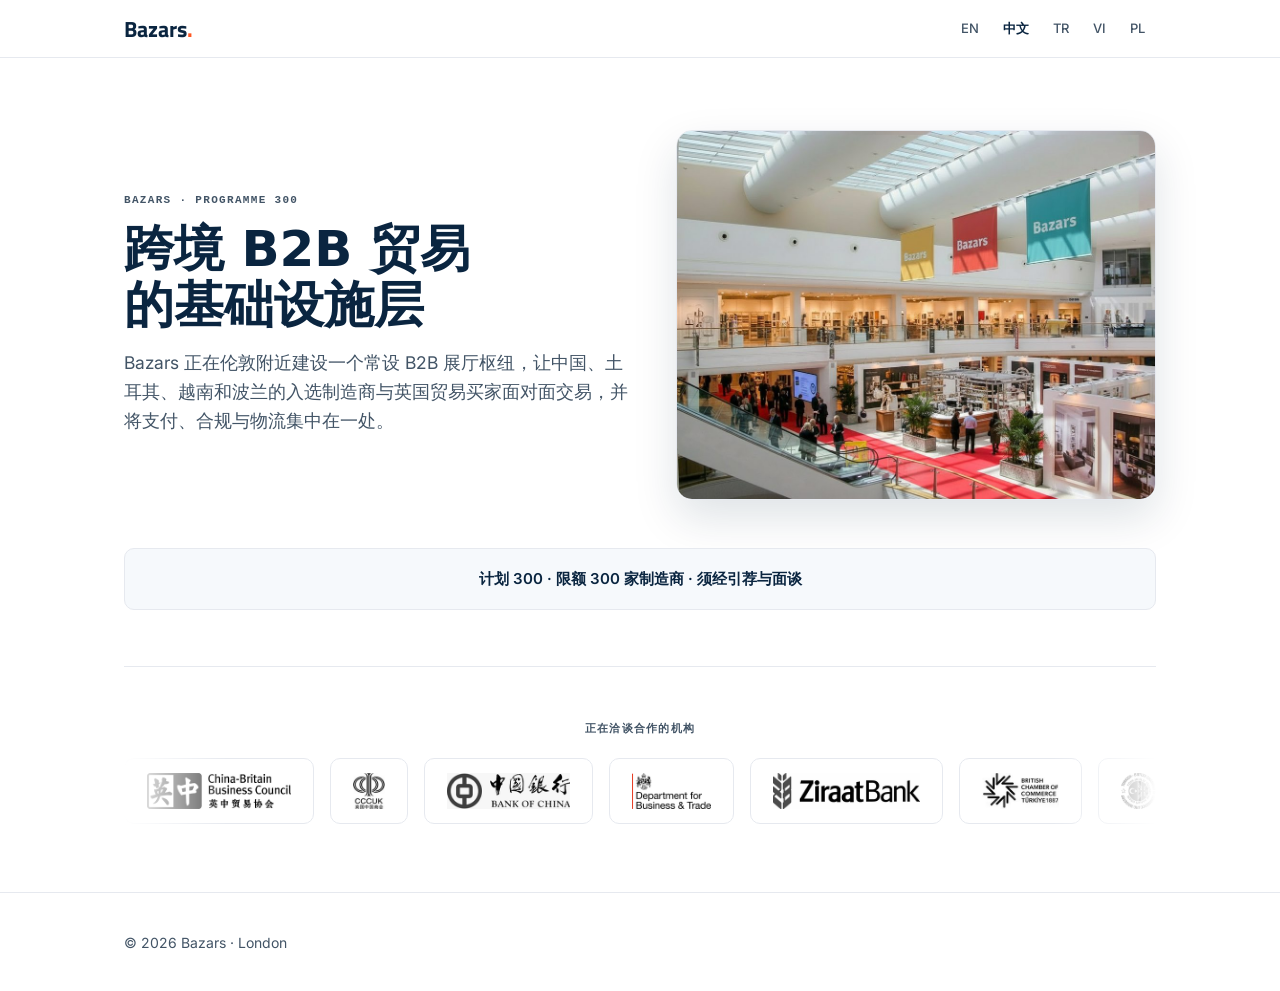
<file: zh/index.html>
<!doctype html>
<html lang="zh-CN">
<head>
<meta charset="utf-8">
<meta name="viewport" content="width=device-width, initial-scale=1">
<meta name="theme-color" content="#ffffff">
<title>跨境 B2B 贸易的基础设施层</title>
<meta name="description" content="Bazars 正在伦敦附近建设一个常设 B2B 展厅枢纽，让中国、土耳其、越南和波兰的入选制造商与英国贸易买家面对面交易，并将支付、合规与物流集中在一处。">

<meta property="og:type" content="website">
<meta property="og:title" content="跨境 B2B 贸易的基础设施层">
<meta property="og:description" content="Bazars 正在伦敦附近建设一个常设 B2B 展厅枢纽，让中国、土耳其、越南和波兰的入选制造商与英国贸易买家面对面交易，并将支付、合规与物流集中在一处。">
<link rel="canonical" href="https://bazars.io/zh">
<link rel="alternate" hreflang="en" href="https://bazars.io/">
<link rel="alternate" hreflang="zh-CN" href="https://bazars.io/zh">
<link rel="alternate" hreflang="tr" href="https://bazars.io/tr">
<link rel="alternate" hreflang="vi" href="https://bazars.io/vi">
<link rel="alternate" hreflang="pl" href="https://bazars.io/pl">
<link rel="alternate" hreflang="x-default" href="https://bazars.io/">
<link rel="icon" href="../assets/favicon.svg" type="image/svg+xml">
<link rel="preconnect" href="https://fonts.googleapis.com">
<link rel="preconnect" href="https://fonts.gstatic.com" crossorigin>
<link href="https://fonts.googleapis.com/css2?family=Inter:wght@400;500;600&family=Titillium+Web:wght@600;700&display=swap" rel="stylesheet">
<link rel="stylesheet" href="../assets/style.css">
</head>
<body>
<header class="top"><div class="wrap">
<a class="logo" href="../">Bazars<i>.</i></a>

<nav class="langs" aria-label="Language"><a href="../" hreflang="en">EN</a><a href="../zh" class="on" hreflang="zh-CN">中文</a><a href="../tr" hreflang="tr">TR</a><a href="../vi" hreflang="vi">VI</a><a href="../pl" hreflang="pl">PL</a></nav>
</div></header>
<main class="wrap">
<section class="hero">
<div class="split">
<div>
<span class="eyebrow">Bazars &#183; Programme 300</span>
<h1>跨境 B2B 贸易的基础设施层</h1>
<p class="lede" style="margin-top:16px">Bazars 正在伦敦附近建设一个常设 B2B 展厅枢纽，让中国、土耳其、越南和波兰的入选制造商与英国贸易买家面对面交易，并将支付、合规与物流集中在一处。</p>
</div>
<figure class="photo-frame">
<img src="../assets/hub.jpg" width="1000" height="769"
     alt="Artist's impression of the Bazars showroom hub main hall: a bright multi-level atrium with exhibitor stands and Bazars banners"
     loading="eager" decoding="async">
</figure>
</div>
</section>
<section class="s" style="border-top:0;padding-top:0">
<div class="band">计划 300 · 限额 300 家制造商 · 须经引荐与面谈</div>
</section>
<section class="s logos-sec">
<span class="eyebrow logos-eyebrow">正在洽谈合作的机构</span>
<div class="logos">
<div class="logos-track">
<span class="logo-chip"><img src="../assets/logos/cbbc.png" alt="China-Britain Business Council" title="China-Britain Business Council" loading="lazy" decoding="async"></span><span class="logo-chip"><img src="../assets/logos/cccuk.png" alt="CCCUK — UK Chamber of Commerce in China" title="CCCUK — UK Chamber of Commerce in China" loading="lazy" decoding="async"></span><span class="logo-chip"><img src="../assets/logos/bank-of-china.png" alt="Bank of China" title="Bank of China" loading="lazy" decoding="async"></span><span class="logo-chip"><img src="../assets/logos/dbt.png" alt="Department for Business and Trade" title="Department for Business and Trade" loading="lazy" decoding="async"></span><span class="logo-chip"><img src="../assets/logos/ziraat-bank.png" alt="Ziraat Bank" title="Ziraat Bank" loading="lazy" decoding="async"></span><span class="logo-chip"><img src="../assets/logos/bcct.png" alt="British Chamber of Commerce Türkiye" title="British Chamber of Commerce Türkiye" loading="lazy" decoding="async"></span><span class="logo-chip"><img src="../assets/logos/tbcci.png" alt="Turkish-British Chamber of Commerce and Industry" title="Turkish-British Chamber of Commerce and Industry" loading="lazy" decoding="async"></span>
<span class="logo-chip"><img src="../assets/logos/cbbc.png" alt="China-Britain Business Council" title="China-Britain Business Council" loading="lazy" decoding="async"></span><span class="logo-chip"><img src="../assets/logos/cccuk.png" alt="CCCUK — UK Chamber of Commerce in China" title="CCCUK — UK Chamber of Commerce in China" loading="lazy" decoding="async"></span><span class="logo-chip"><img src="../assets/logos/bank-of-china.png" alt="Bank of China" title="Bank of China" loading="lazy" decoding="async"></span><span class="logo-chip"><img src="../assets/logos/dbt.png" alt="Department for Business and Trade" title="Department for Business and Trade" loading="lazy" decoding="async"></span><span class="logo-chip"><img src="../assets/logos/ziraat-bank.png" alt="Ziraat Bank" title="Ziraat Bank" loading="lazy" decoding="async"></span><span class="logo-chip"><img src="../assets/logos/bcct.png" alt="British Chamber of Commerce Türkiye" title="British Chamber of Commerce Türkiye" loading="lazy" decoding="async"></span><span class="logo-chip"><img src="../assets/logos/tbcci.png" alt="Turkish-British Chamber of Commerce and Industry" title="Turkish-British Chamber of Commerce and Industry" loading="lazy" decoding="async"></span>
</div>
</div>
</section>
</main>
<footer><div class="wrap">
<div class="foot-small"><span class="small">© 2026 Bazars · London</span>
<span class="small"><!-- Registered entity line goes here once incorporated. --></span></div>
</div></footer>
</body></html>
</file>
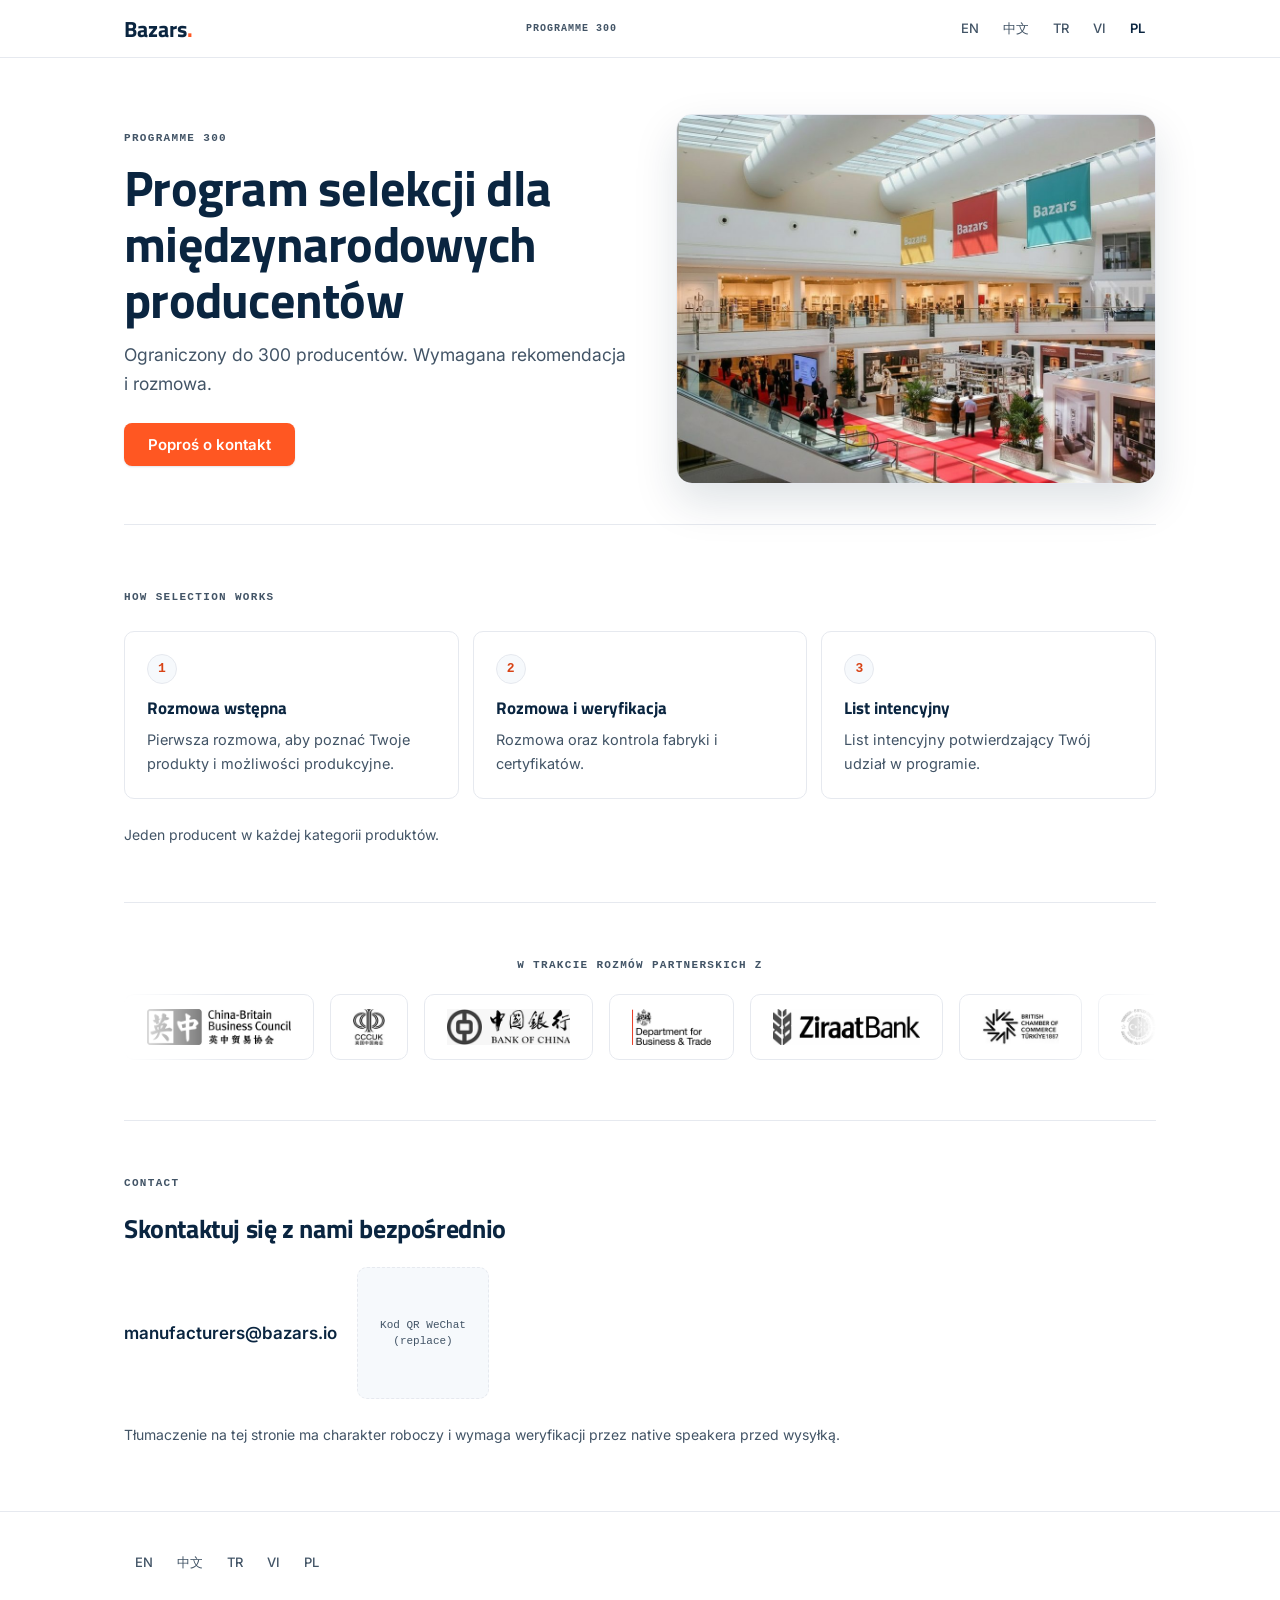
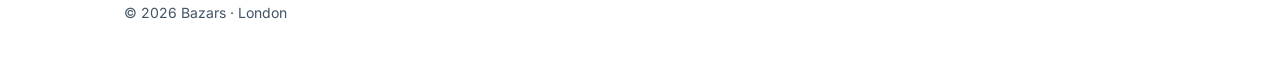
<file: pl/manufacturers/index.html>
<!doctype html>
<html lang="pl">
<head>
<meta charset="utf-8">
<meta name="viewport" content="width=device-width, initial-scale=1">
<meta name="theme-color" content="#ffffff">
<title>Program selekcji dla międzynarodowych producentów</title>
<meta name="description" content="Ograniczony do 300 producentów. Wymagana rekomendacja i rozmowa.">
<meta name="robots" content="noindex, nofollow">
<meta property="og:type" content="website">
<meta property="og:title" content="Program selekcji dla międzynarodowych producentów">
<meta property="og:description" content="Ograniczony do 300 producentów. Wymagana rekomendacja i rozmowa.">


<link rel="icon" href="../../assets/favicon.svg" type="image/svg+xml">
<link rel="preconnect" href="https://fonts.googleapis.com">
<link rel="preconnect" href="https://fonts.gstatic.com" crossorigin>
<link href="https://fonts.googleapis.com/css2?family=Inter:wght@400;500;600&family=Titillium+Web:wght@600;700&display=swap" rel="stylesheet">
<link rel="stylesheet" href="../../assets/style.css">
</head>
<body>
<header class="top"><div class="wrap">
<a class="logo" href="../../">Bazars<i>.</i></a>
<span class="tagline">Programme 300</span>
<nav class="langs" aria-label="Language"><a href="../../manufacturers" hreflang="en">EN</a><a href="../../zh/manufacturers" hreflang="zh-CN">中文</a><a href="../../tr/manufacturers" hreflang="tr">TR</a><a href="../../vi/manufacturers" hreflang="vi">VI</a><a href="../../pl/manufacturers" class="on" hreflang="pl">PL</a></nav>
</div></header>
<main class="wrap">
<section class="hero" style="padding-block:56px 40px">
<div class="split">
<div>
<span class="eyebrow">Programme 300</span>
<h1>Program selekcji dla międzynarodowych producentów</h1>
<p class="lede" style="margin-top:14px">Ograniczony do 300 producentów. Wymagana rekomendacja i rozmowa.</p>
<p style="margin-top:24px"><a class="btn" href="mailto:manufacturers@bazars.io?subject=Programme%20300">Poproś o kontakt</a></p>
</div>
<figure class="photo-frame">
<img src="../../assets/hub.jpg" width="1000" height="769"
     alt="Artist's impression of the Bazars showroom hub main hall: a bright multi-level atrium with exhibitor stands and Bazars banners"
     loading="eager" decoding="async">
</figure>
</div>
</section>
<section class="s">
<div class="head"><span class="eyebrow">How selection works</span></div>
<ol class="steps"><li><b>Rozmowa wstępna</b><span>Pierwsza rozmowa, aby poznać Twoje produkty i możliwości produkcyjne.</span></li><li><b>Rozmowa i weryfikacja</b><span>Rozmowa oraz kontrola fabryki i certyfikatów.</span></li><li><b>List intencyjny</b><span>List intencyjny potwierdzający Twój udział w programie.</span></li></ol>
<p class="small">Jeden producent w każdej kategorii produktów.</p>
</section>
<section class="s logos-sec">
<span class="eyebrow logos-eyebrow">W trakcie rozmów partnerskich z</span>
<div class="logos">
<div class="logos-track">
<span class="logo-chip"><img src="../../assets/logos/cbbc.png" alt="China-Britain Business Council" title="China-Britain Business Council" loading="lazy" decoding="async"></span><span class="logo-chip"><img src="../../assets/logos/cccuk.png" alt="CCCUK — UK Chamber of Commerce in China" title="CCCUK — UK Chamber of Commerce in China" loading="lazy" decoding="async"></span><span class="logo-chip"><img src="../../assets/logos/bank-of-china.png" alt="Bank of China" title="Bank of China" loading="lazy" decoding="async"></span><span class="logo-chip"><img src="../../assets/logos/dbt.png" alt="Department for Business and Trade" title="Department for Business and Trade" loading="lazy" decoding="async"></span><span class="logo-chip"><img src="../../assets/logos/ziraat-bank.png" alt="Ziraat Bank" title="Ziraat Bank" loading="lazy" decoding="async"></span><span class="logo-chip"><img src="../../assets/logos/bcct.png" alt="British Chamber of Commerce Türkiye" title="British Chamber of Commerce Türkiye" loading="lazy" decoding="async"></span><span class="logo-chip"><img src="../../assets/logos/tbcci.png" alt="Turkish-British Chamber of Commerce and Industry" title="Turkish-British Chamber of Commerce and Industry" loading="lazy" decoding="async"></span>
<span class="logo-chip"><img src="../../assets/logos/cbbc.png" alt="China-Britain Business Council" title="China-Britain Business Council" loading="lazy" decoding="async"></span><span class="logo-chip"><img src="../../assets/logos/cccuk.png" alt="CCCUK — UK Chamber of Commerce in China" title="CCCUK — UK Chamber of Commerce in China" loading="lazy" decoding="async"></span><span class="logo-chip"><img src="../../assets/logos/bank-of-china.png" alt="Bank of China" title="Bank of China" loading="lazy" decoding="async"></span><span class="logo-chip"><img src="../../assets/logos/dbt.png" alt="Department for Business and Trade" title="Department for Business and Trade" loading="lazy" decoding="async"></span><span class="logo-chip"><img src="../../assets/logos/ziraat-bank.png" alt="Ziraat Bank" title="Ziraat Bank" loading="lazy" decoding="async"></span><span class="logo-chip"><img src="../../assets/logos/bcct.png" alt="British Chamber of Commerce Türkiye" title="British Chamber of Commerce Türkiye" loading="lazy" decoding="async"></span><span class="logo-chip"><img src="../../assets/logos/tbcci.png" alt="Turkish-British Chamber of Commerce and Industry" title="Turkish-British Chamber of Commerce and Industry" loading="lazy" decoding="async"></span>
</div>
</div>
</section>
<section class="s">
<span class="eyebrow">Contact</span>
<h2 style="font-size:26px">Skontaktuj się z nami bezpośrednio</h2>
<div class="contact-row">
<div><a class="mail" href="mailto:manufacturers@bazars.io">manufacturers@bazars.io</a>
<!-- WhatsApp: replace with your number, e.g. <p class="small" style="margin-top:6px">WhatsApp: +44 ...</p> -->
</div>
<div class="qrbox">Kod QR WeChat<br>(replace)</div>
</div>
<p class="small">Tłumaczenie na tej stronie ma charakter roboczy i wymaga weryfikacji przez native speakera przed wysyłką.</p>
</section>
</main>
<footer><div class="wrap">
<nav class="langs" aria-label="Language" style="margin-bottom:4px"><a href="../../manufacturers">EN</a><a href="../../zh/manufacturers">中文</a><a href="../../tr/manufacturers">TR</a><a href="../../vi/manufacturers">VI</a><a href="../../pl/manufacturers">PL</a></nav><div class="foot-small"><span class="small">© 2026 Bazars · London</span>
<span class="small"><!-- Registered entity line goes here once incorporated. --></span></div>
</div></footer></body></html>
</file>
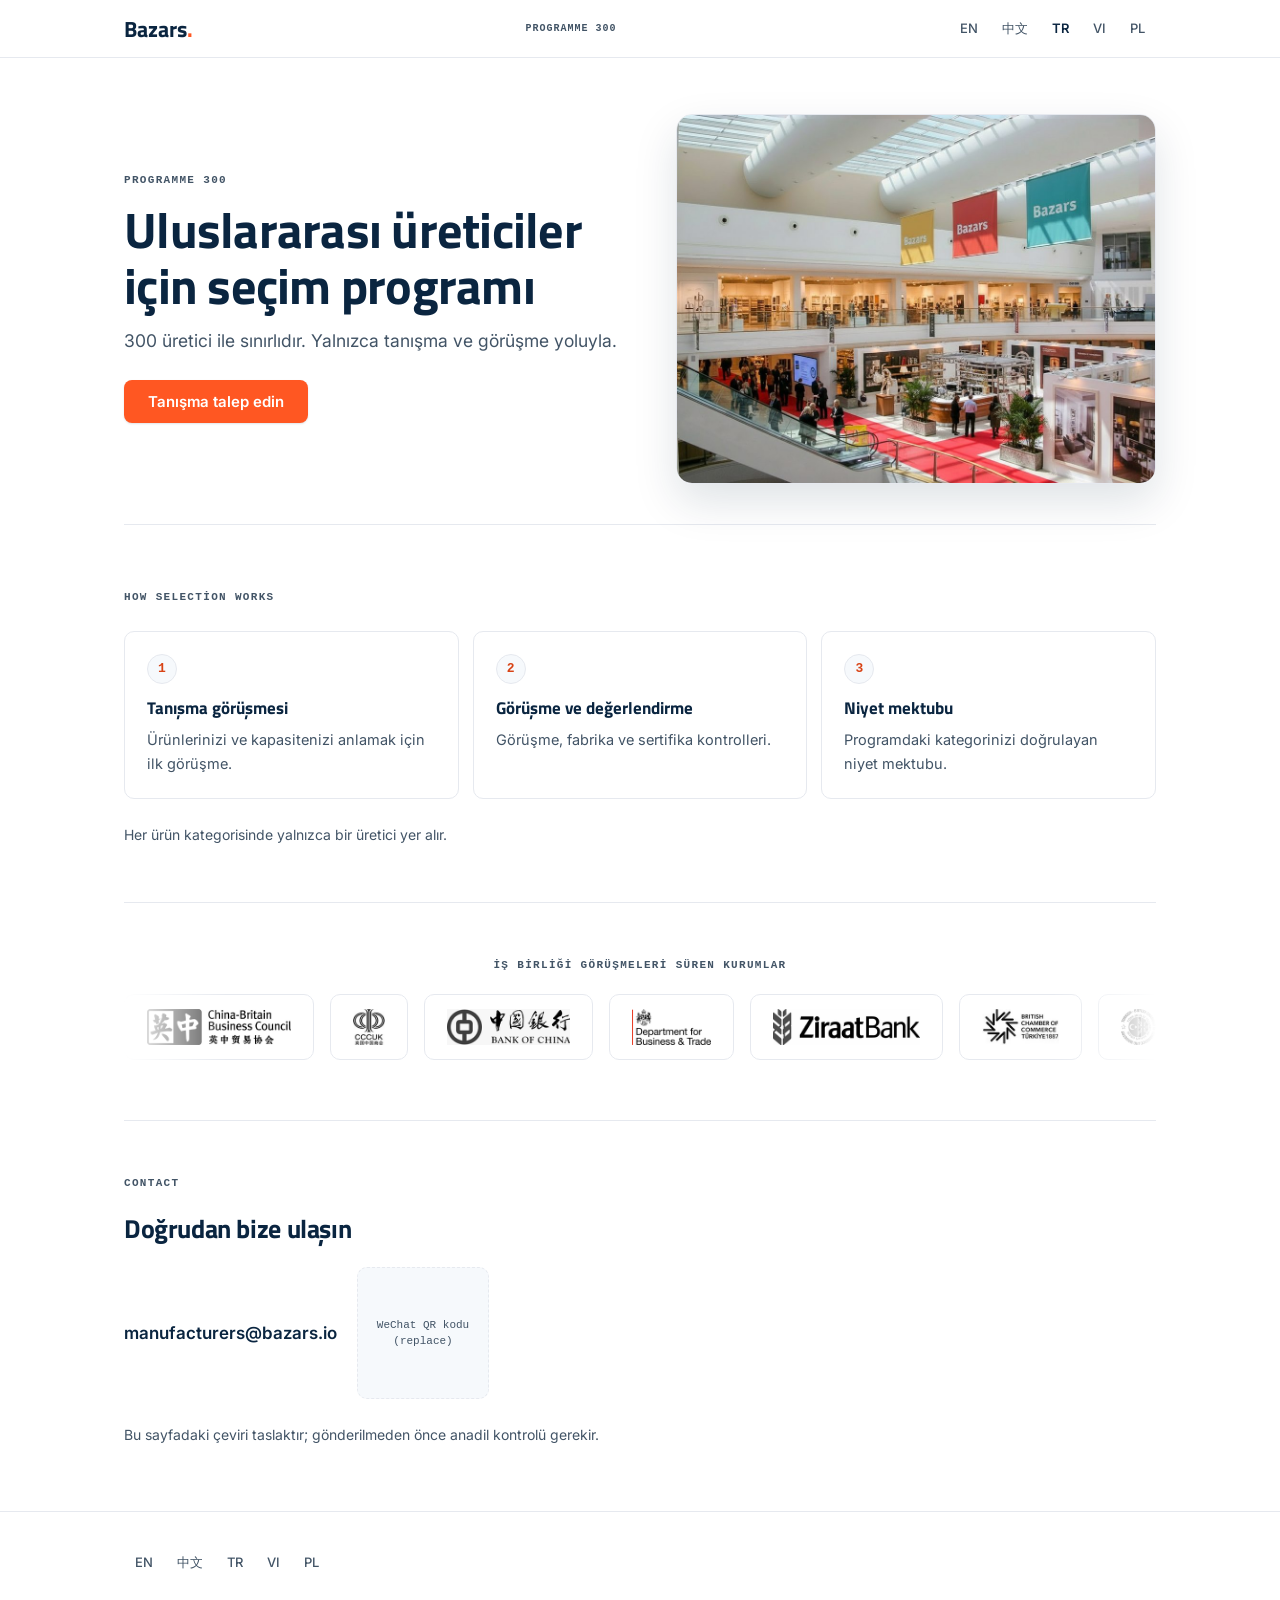
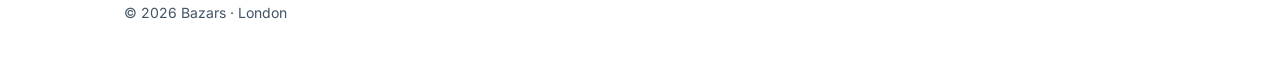
<file: tr/manufacturers/index.html>
<!doctype html>
<html lang="tr">
<head>
<meta charset="utf-8">
<meta name="viewport" content="width=device-width, initial-scale=1">
<meta name="theme-color" content="#ffffff">
<title>Uluslararası üreticiler için seçim programı</title>
<meta name="description" content="300 üretici ile sınırlıdır. Yalnızca tanışma ve görüşme yoluyla.">
<meta name="robots" content="noindex, nofollow">
<meta property="og:type" content="website">
<meta property="og:title" content="Uluslararası üreticiler için seçim programı">
<meta property="og:description" content="300 üretici ile sınırlıdır. Yalnızca tanışma ve görüşme yoluyla.">


<link rel="icon" href="../../assets/favicon.svg" type="image/svg+xml">
<link rel="preconnect" href="https://fonts.googleapis.com">
<link rel="preconnect" href="https://fonts.gstatic.com" crossorigin>
<link href="https://fonts.googleapis.com/css2?family=Inter:wght@400;500;600&family=Titillium+Web:wght@600;700&display=swap" rel="stylesheet">
<link rel="stylesheet" href="../../assets/style.css">
</head>
<body>
<header class="top"><div class="wrap">
<a class="logo" href="../../">Bazars<i>.</i></a>
<span class="tagline">Programme 300</span>
<nav class="langs" aria-label="Language"><a href="../../manufacturers" hreflang="en">EN</a><a href="../../zh/manufacturers" hreflang="zh-CN">中文</a><a href="../../tr/manufacturers" class="on" hreflang="tr">TR</a><a href="../../vi/manufacturers" hreflang="vi">VI</a><a href="../../pl/manufacturers" hreflang="pl">PL</a></nav>
</div></header>
<main class="wrap">
<section class="hero" style="padding-block:56px 40px">
<div class="split">
<div>
<span class="eyebrow">Programme 300</span>
<h1>Uluslararası üreticiler için seçim programı</h1>
<p class="lede" style="margin-top:14px">300 üretici ile sınırlıdır. Yalnızca tanışma ve görüşme yoluyla.</p>
<p style="margin-top:24px"><a class="btn" href="mailto:manufacturers@bazars.io?subject=Programme%20300">Tanışma talep edin</a></p>
</div>
<figure class="photo-frame">
<img src="../../assets/hub.jpg" width="1000" height="769"
     alt="Artist's impression of the Bazars showroom hub main hall: a bright multi-level atrium with exhibitor stands and Bazars banners"
     loading="eager" decoding="async">
</figure>
</div>
</section>
<section class="s">
<div class="head"><span class="eyebrow">How selection works</span></div>
<ol class="steps"><li><b>Tanışma görüşmesi</b><span>Ürünlerinizi ve kapasitenizi anlamak için ilk görüşme.</span></li><li><b>Görüşme ve değerlendirme</b><span>Görüşme, fabrika ve sertifika kontrolleri.</span></li><li><b>Niyet mektubu</b><span>Programdaki kategorinizi doğrulayan niyet mektubu.</span></li></ol>
<p class="small">Her ürün kategorisinde yalnızca bir üretici yer alır.</p>
</section>
<section class="s logos-sec">
<span class="eyebrow logos-eyebrow">İş birliği görüşmeleri süren kurumlar</span>
<div class="logos">
<div class="logos-track">
<span class="logo-chip"><img src="../../assets/logos/cbbc.png" alt="China-Britain Business Council" title="China-Britain Business Council" loading="lazy" decoding="async"></span><span class="logo-chip"><img src="../../assets/logos/cccuk.png" alt="CCCUK — UK Chamber of Commerce in China" title="CCCUK — UK Chamber of Commerce in China" loading="lazy" decoding="async"></span><span class="logo-chip"><img src="../../assets/logos/bank-of-china.png" alt="Bank of China" title="Bank of China" loading="lazy" decoding="async"></span><span class="logo-chip"><img src="../../assets/logos/dbt.png" alt="Department for Business and Trade" title="Department for Business and Trade" loading="lazy" decoding="async"></span><span class="logo-chip"><img src="../../assets/logos/ziraat-bank.png" alt="Ziraat Bank" title="Ziraat Bank" loading="lazy" decoding="async"></span><span class="logo-chip"><img src="../../assets/logos/bcct.png" alt="British Chamber of Commerce Türkiye" title="British Chamber of Commerce Türkiye" loading="lazy" decoding="async"></span><span class="logo-chip"><img src="../../assets/logos/tbcci.png" alt="Turkish-British Chamber of Commerce and Industry" title="Turkish-British Chamber of Commerce and Industry" loading="lazy" decoding="async"></span>
<span class="logo-chip"><img src="../../assets/logos/cbbc.png" alt="China-Britain Business Council" title="China-Britain Business Council" loading="lazy" decoding="async"></span><span class="logo-chip"><img src="../../assets/logos/cccuk.png" alt="CCCUK — UK Chamber of Commerce in China" title="CCCUK — UK Chamber of Commerce in China" loading="lazy" decoding="async"></span><span class="logo-chip"><img src="../../assets/logos/bank-of-china.png" alt="Bank of China" title="Bank of China" loading="lazy" decoding="async"></span><span class="logo-chip"><img src="../../assets/logos/dbt.png" alt="Department for Business and Trade" title="Department for Business and Trade" loading="lazy" decoding="async"></span><span class="logo-chip"><img src="../../assets/logos/ziraat-bank.png" alt="Ziraat Bank" title="Ziraat Bank" loading="lazy" decoding="async"></span><span class="logo-chip"><img src="../../assets/logos/bcct.png" alt="British Chamber of Commerce Türkiye" title="British Chamber of Commerce Türkiye" loading="lazy" decoding="async"></span><span class="logo-chip"><img src="../../assets/logos/tbcci.png" alt="Turkish-British Chamber of Commerce and Industry" title="Turkish-British Chamber of Commerce and Industry" loading="lazy" decoding="async"></span>
</div>
</div>
</section>
<section class="s">
<span class="eyebrow">Contact</span>
<h2 style="font-size:26px">Doğrudan bize ulaşın</h2>
<div class="contact-row">
<div><a class="mail" href="mailto:manufacturers@bazars.io">manufacturers@bazars.io</a>
<!-- WhatsApp: replace with your number, e.g. <p class="small" style="margin-top:6px">WhatsApp: +44 ...</p> -->
</div>
<div class="qrbox">WeChat QR kodu<br>(replace)</div>
</div>
<p class="small">Bu sayfadaki çeviri taslaktır; gönderilmeden önce anadil kontrolü gerekir.</p>
</section>
</main>
<footer><div class="wrap">
<nav class="langs" aria-label="Language" style="margin-bottom:4px"><a href="../../manufacturers">EN</a><a href="../../zh/manufacturers">中文</a><a href="../../tr/manufacturers">TR</a><a href="../../vi/manufacturers">VI</a><a href="../../pl/manufacturers">PL</a></nav><div class="foot-small"><span class="small">© 2026 Bazars · London</span>
<span class="small"><!-- Registered entity line goes here once incorporated. --></span></div>
</div></footer></body></html>
</file>
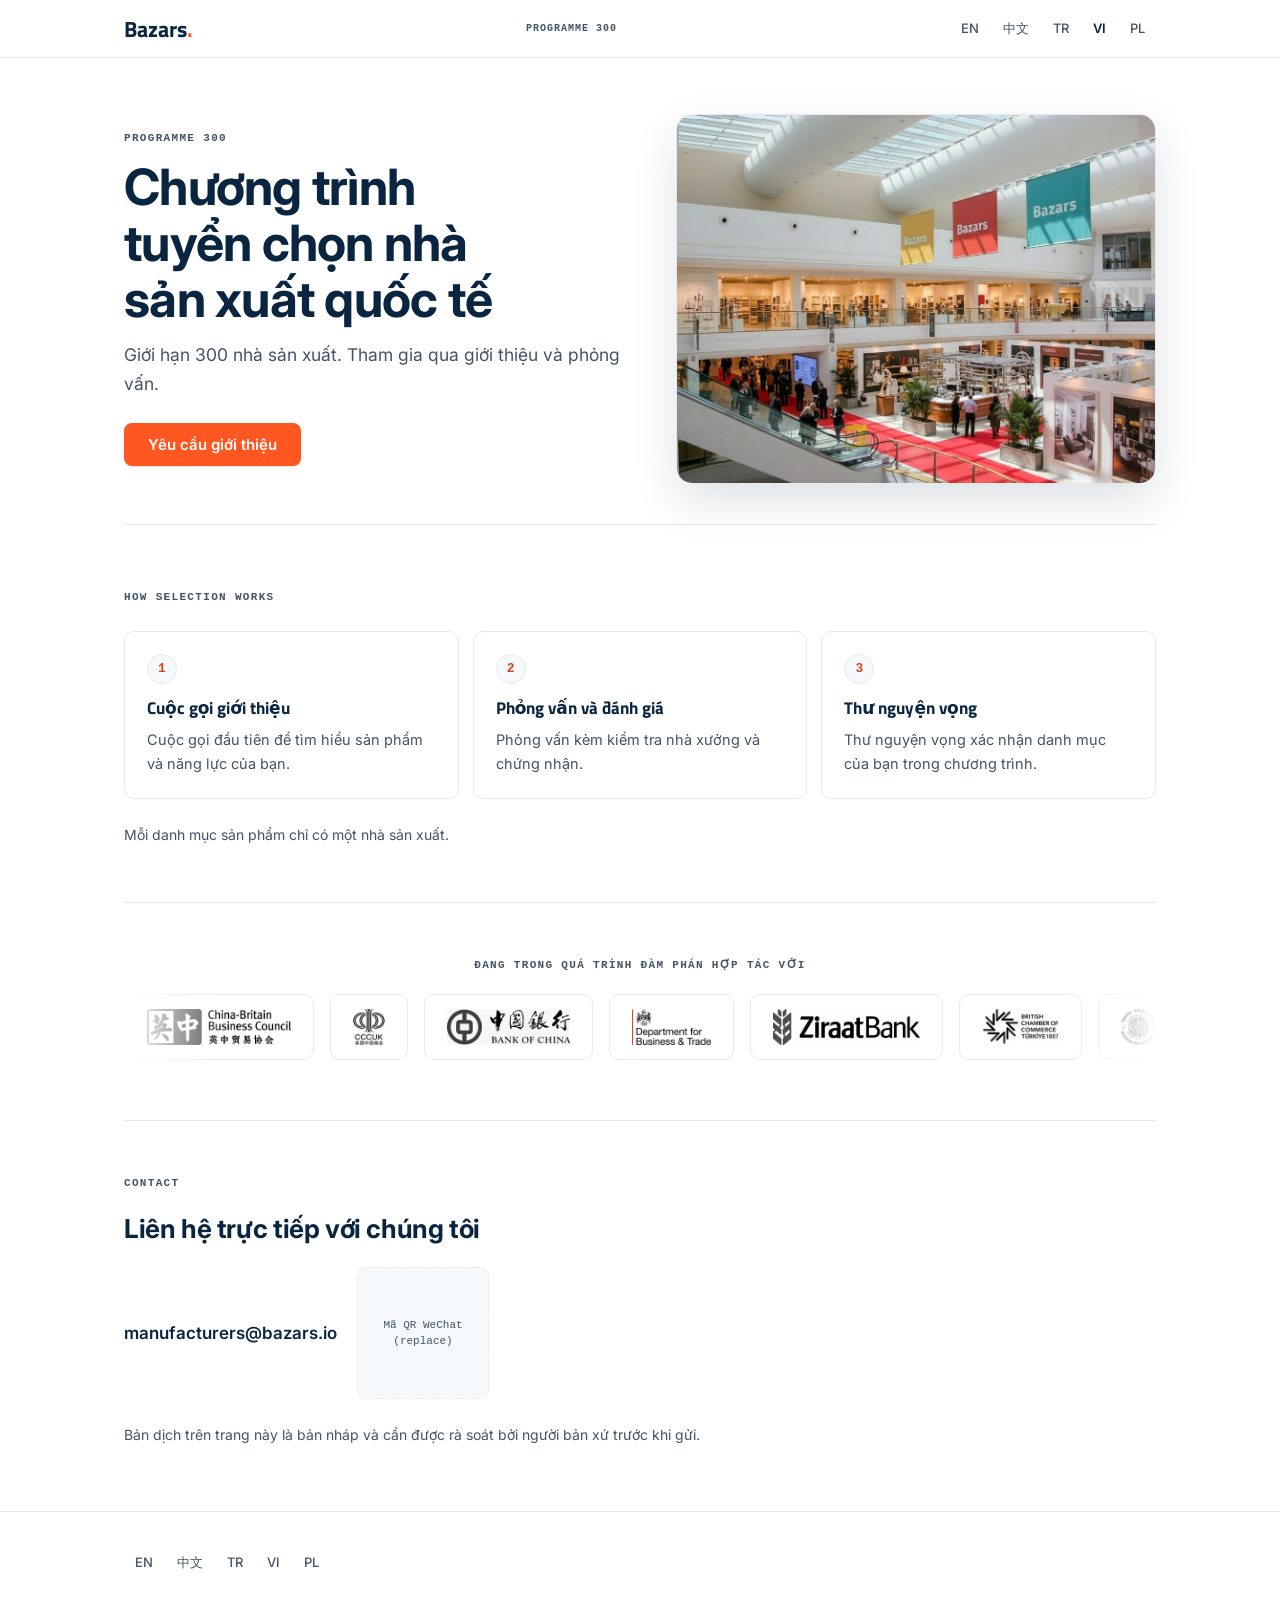
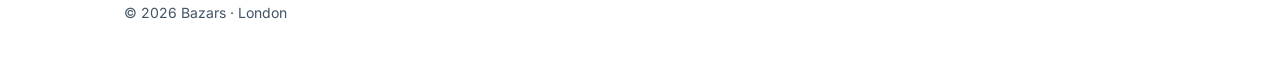
<file: vi/manufacturers/index.html>
<!doctype html>
<html lang="vi">
<head>
<meta charset="utf-8">
<meta name="viewport" content="width=device-width, initial-scale=1">
<meta name="theme-color" content="#ffffff">
<title>Chương trình tuyển chọn nhà sản xuất quốc tế</title>
<meta name="description" content="Giới hạn 300 nhà sản xuất. Tham gia qua giới thiệu và phỏng vấn.">
<meta name="robots" content="noindex, nofollow">
<meta property="og:type" content="website">
<meta property="og:title" content="Chương trình tuyển chọn nhà sản xuất quốc tế">
<meta property="og:description" content="Giới hạn 300 nhà sản xuất. Tham gia qua giới thiệu và phỏng vấn.">


<link rel="icon" href="../../assets/favicon.svg" type="image/svg+xml">
<link rel="preconnect" href="https://fonts.googleapis.com">
<link rel="preconnect" href="https://fonts.gstatic.com" crossorigin>
<link href="https://fonts.googleapis.com/css2?family=Inter:wght@400;500;600&family=Titillium+Web:wght@600;700&display=swap" rel="stylesheet">
<link rel="stylesheet" href="../../assets/style.css">
</head>
<body>
<header class="top"><div class="wrap">
<a class="logo" href="../../">Bazars<i>.</i></a>
<span class="tagline">Programme 300</span>
<nav class="langs" aria-label="Language"><a href="../../manufacturers" hreflang="en">EN</a><a href="../../zh/manufacturers" hreflang="zh-CN">中文</a><a href="../../tr/manufacturers" hreflang="tr">TR</a><a href="../../vi/manufacturers" class="on" hreflang="vi">VI</a><a href="../../pl/manufacturers" hreflang="pl">PL</a></nav>
</div></header>
<main class="wrap">
<section class="hero" style="padding-block:56px 40px">
<div class="split">
<div>
<span class="eyebrow">Programme 300</span>
<h1>Chương trình tuyển chọn nhà sản xuất quốc tế</h1>
<p class="lede" style="margin-top:14px">Giới hạn 300 nhà sản xuất. Tham gia qua giới thiệu và phỏng vấn.</p>
<p style="margin-top:24px"><a class="btn" href="mailto:manufacturers@bazars.io?subject=Programme%20300">Yêu cầu giới thiệu</a></p>
</div>
<figure class="photo-frame">
<img src="../../assets/hub.jpg" width="1000" height="769"
     alt="Artist's impression of the Bazars showroom hub main hall: a bright multi-level atrium with exhibitor stands and Bazars banners"
     loading="eager" decoding="async">
</figure>
</div>
</section>
<section class="s">
<div class="head"><span class="eyebrow">How selection works</span></div>
<ol class="steps"><li><b>Cuộc gọi giới thiệu</b><span>Cuộc gọi đầu tiên để tìm hiểu sản phẩm và năng lực của bạn.</span></li><li><b>Phỏng vấn và đánh giá</b><span>Phỏng vấn kèm kiểm tra nhà xưởng và chứng nhận.</span></li><li><b>Thư nguyện vọng</b><span>Thư nguyện vọng xác nhận danh mục của bạn trong chương trình.</span></li></ol>
<p class="small">Mỗi danh mục sản phẩm chỉ có một nhà sản xuất.</p>
</section>
<section class="s logos-sec">
<span class="eyebrow logos-eyebrow">Đang trong quá trình đàm phán hợp tác với</span>
<div class="logos">
<div class="logos-track">
<span class="logo-chip"><img src="../../assets/logos/cbbc.png" alt="China-Britain Business Council" title="China-Britain Business Council" loading="lazy" decoding="async"></span><span class="logo-chip"><img src="../../assets/logos/cccuk.png" alt="CCCUK — UK Chamber of Commerce in China" title="CCCUK — UK Chamber of Commerce in China" loading="lazy" decoding="async"></span><span class="logo-chip"><img src="../../assets/logos/bank-of-china.png" alt="Bank of China" title="Bank of China" loading="lazy" decoding="async"></span><span class="logo-chip"><img src="../../assets/logos/dbt.png" alt="Department for Business and Trade" title="Department for Business and Trade" loading="lazy" decoding="async"></span><span class="logo-chip"><img src="../../assets/logos/ziraat-bank.png" alt="Ziraat Bank" title="Ziraat Bank" loading="lazy" decoding="async"></span><span class="logo-chip"><img src="../../assets/logos/bcct.png" alt="British Chamber of Commerce Türkiye" title="British Chamber of Commerce Türkiye" loading="lazy" decoding="async"></span><span class="logo-chip"><img src="../../assets/logos/tbcci.png" alt="Turkish-British Chamber of Commerce and Industry" title="Turkish-British Chamber of Commerce and Industry" loading="lazy" decoding="async"></span>
<span class="logo-chip"><img src="../../assets/logos/cbbc.png" alt="China-Britain Business Council" title="China-Britain Business Council" loading="lazy" decoding="async"></span><span class="logo-chip"><img src="../../assets/logos/cccuk.png" alt="CCCUK — UK Chamber of Commerce in China" title="CCCUK — UK Chamber of Commerce in China" loading="lazy" decoding="async"></span><span class="logo-chip"><img src="../../assets/logos/bank-of-china.png" alt="Bank of China" title="Bank of China" loading="lazy" decoding="async"></span><span class="logo-chip"><img src="../../assets/logos/dbt.png" alt="Department for Business and Trade" title="Department for Business and Trade" loading="lazy" decoding="async"></span><span class="logo-chip"><img src="../../assets/logos/ziraat-bank.png" alt="Ziraat Bank" title="Ziraat Bank" loading="lazy" decoding="async"></span><span class="logo-chip"><img src="../../assets/logos/bcct.png" alt="British Chamber of Commerce Türkiye" title="British Chamber of Commerce Türkiye" loading="lazy" decoding="async"></span><span class="logo-chip"><img src="../../assets/logos/tbcci.png" alt="Turkish-British Chamber of Commerce and Industry" title="Turkish-British Chamber of Commerce and Industry" loading="lazy" decoding="async"></span>
</div>
</div>
</section>
<section class="s">
<span class="eyebrow">Contact</span>
<h2 style="font-size:26px">Liên hệ trực tiếp với chúng tôi</h2>
<div class="contact-row">
<div><a class="mail" href="mailto:manufacturers@bazars.io">manufacturers@bazars.io</a>
<!-- WhatsApp: replace with your number, e.g. <p class="small" style="margin-top:6px">WhatsApp: +44 ...</p> -->
</div>
<div class="qrbox">Mã QR WeChat<br>(replace)</div>
</div>
<p class="small">Bản dịch trên trang này là bản nháp và cần được rà soát bởi người bản xứ trước khi gửi.</p>
</section>
</main>
<footer><div class="wrap">
<nav class="langs" aria-label="Language" style="margin-bottom:4px"><a href="../../manufacturers">EN</a><a href="../../zh/manufacturers">中文</a><a href="../../tr/manufacturers">TR</a><a href="../../vi/manufacturers">VI</a><a href="../../pl/manufacturers">PL</a></nav><div class="foot-small"><span class="small">© 2026 Bazars · London</span>
<span class="small"><!-- Registered entity line goes here once incorporated. --></span></div>
</div></footer></body></html>
</file>
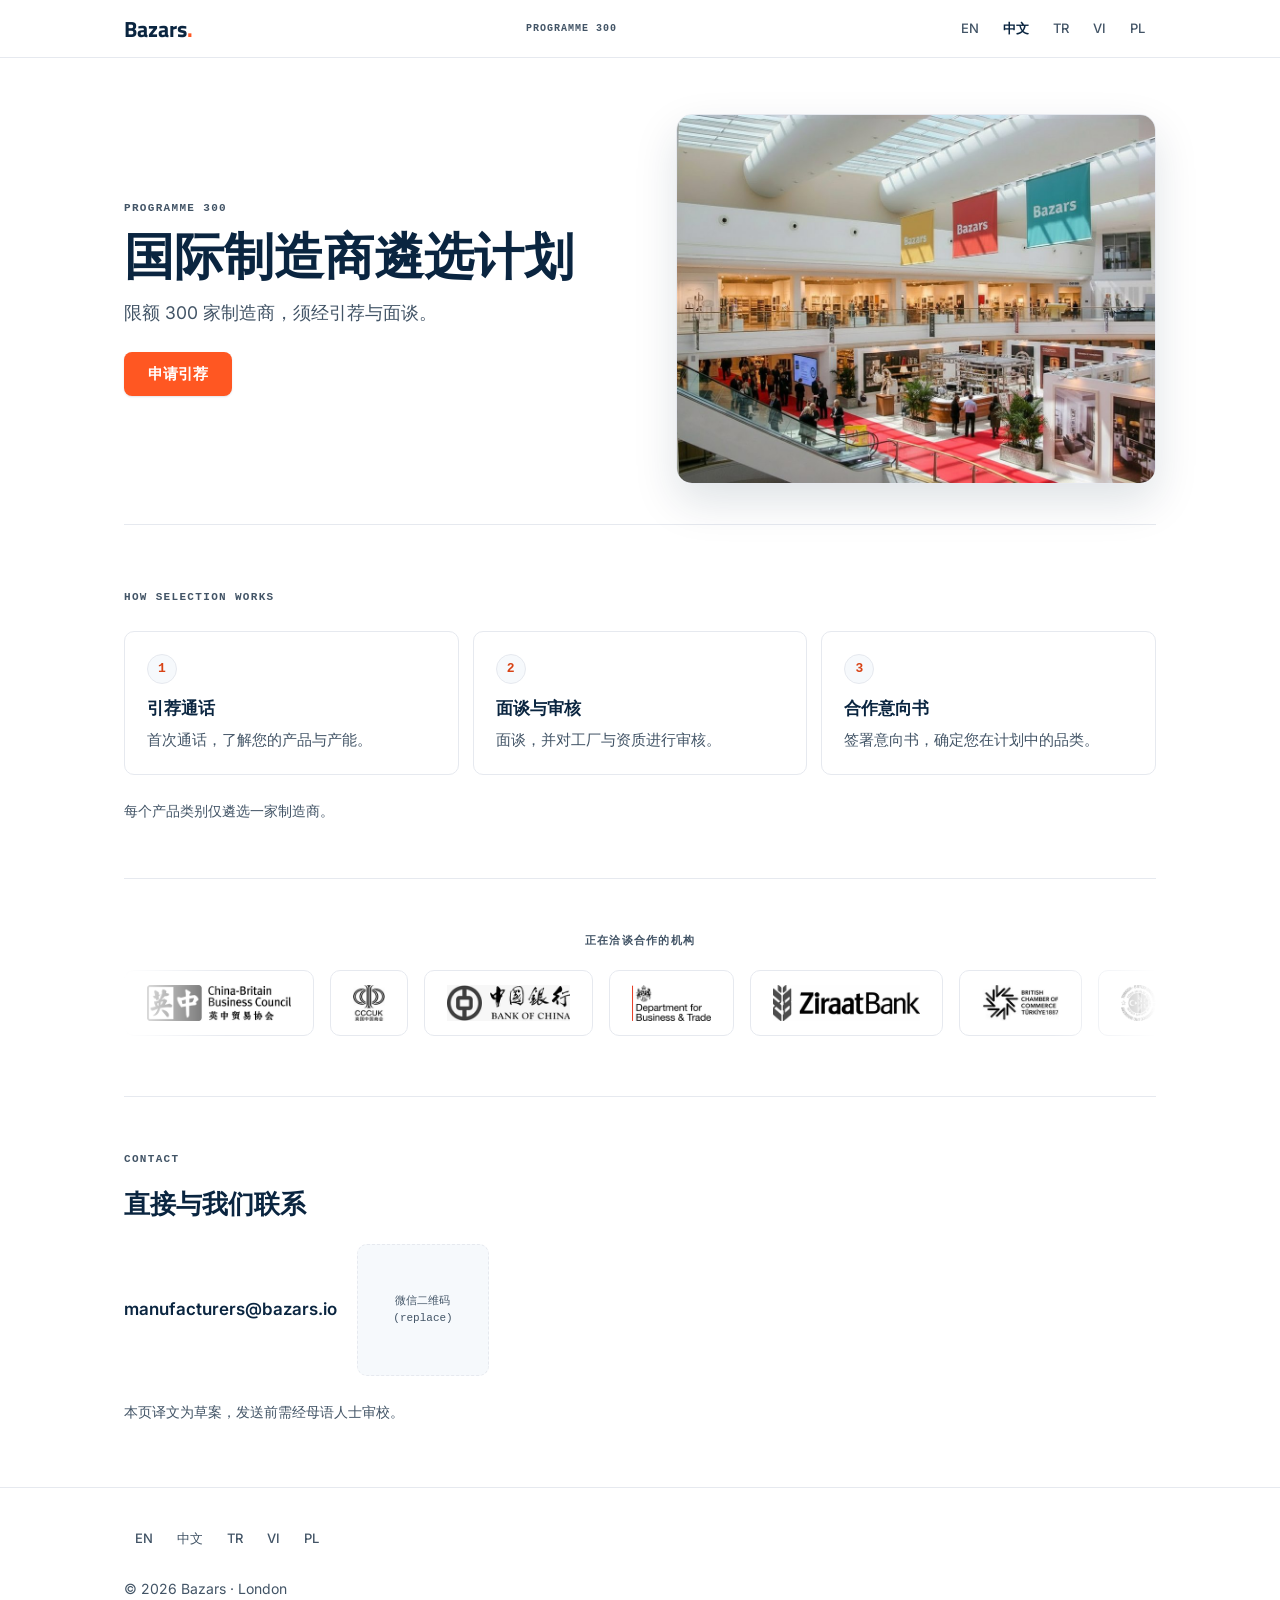
<file: zh/manufacturers/index.html>
<!doctype html>
<html lang="zh-CN">
<head>
<meta charset="utf-8">
<meta name="viewport" content="width=device-width, initial-scale=1">
<meta name="theme-color" content="#ffffff">
<title>国际制造商遴选计划</title>
<meta name="description" content="限额 300 家制造商，须经引荐与面谈。">
<meta name="robots" content="noindex, nofollow">
<meta property="og:type" content="website">
<meta property="og:title" content="国际制造商遴选计划">
<meta property="og:description" content="限额 300 家制造商，须经引荐与面谈。">


<link rel="icon" href="../../assets/favicon.svg" type="image/svg+xml">
<link rel="preconnect" href="https://fonts.googleapis.com">
<link rel="preconnect" href="https://fonts.gstatic.com" crossorigin>
<link href="https://fonts.googleapis.com/css2?family=Inter:wght@400;500;600&family=Titillium+Web:wght@600;700&display=swap" rel="stylesheet">
<link rel="stylesheet" href="../../assets/style.css">
</head>
<body>
<header class="top"><div class="wrap">
<a class="logo" href="../../">Bazars<i>.</i></a>
<span class="tagline">Programme 300</span>
<nav class="langs" aria-label="Language"><a href="../../manufacturers" hreflang="en">EN</a><a href="../../zh/manufacturers" class="on" hreflang="zh-CN">中文</a><a href="../../tr/manufacturers" hreflang="tr">TR</a><a href="../../vi/manufacturers" hreflang="vi">VI</a><a href="../../pl/manufacturers" hreflang="pl">PL</a></nav>
</div></header>
<main class="wrap">
<section class="hero" style="padding-block:56px 40px">
<div class="split">
<div>
<span class="eyebrow">Programme 300</span>
<h1>国际制造商遴选计划</h1>
<p class="lede" style="margin-top:14px">限额 300 家制造商，须经引荐与面谈。</p>
<p style="margin-top:24px"><a class="btn" href="mailto:manufacturers@bazars.io?subject=Programme%20300">申请引荐</a></p>
</div>
<figure class="photo-frame">
<img src="../../assets/hub.jpg" width="1000" height="769"
     alt="Artist's impression of the Bazars showroom hub main hall: a bright multi-level atrium with exhibitor stands and Bazars banners"
     loading="eager" decoding="async">
</figure>
</div>
</section>
<section class="s">
<div class="head"><span class="eyebrow">How selection works</span></div>
<ol class="steps"><li><b>引荐通话</b><span>首次通话，了解您的产品与产能。</span></li><li><b>面谈与审核</b><span>面谈，并对工厂与资质进行审核。</span></li><li><b>合作意向书</b><span>签署意向书，确定您在计划中的品类。</span></li></ol>
<p class="small">每个产品类别仅遴选一家制造商。</p>
</section>
<section class="s logos-sec">
<span class="eyebrow logos-eyebrow">正在洽谈合作的机构</span>
<div class="logos">
<div class="logos-track">
<span class="logo-chip"><img src="../../assets/logos/cbbc.png" alt="China-Britain Business Council" title="China-Britain Business Council" loading="lazy" decoding="async"></span><span class="logo-chip"><img src="../../assets/logos/cccuk.png" alt="CCCUK — UK Chamber of Commerce in China" title="CCCUK — UK Chamber of Commerce in China" loading="lazy" decoding="async"></span><span class="logo-chip"><img src="../../assets/logos/bank-of-china.png" alt="Bank of China" title="Bank of China" loading="lazy" decoding="async"></span><span class="logo-chip"><img src="../../assets/logos/dbt.png" alt="Department for Business and Trade" title="Department for Business and Trade" loading="lazy" decoding="async"></span><span class="logo-chip"><img src="../../assets/logos/ziraat-bank.png" alt="Ziraat Bank" title="Ziraat Bank" loading="lazy" decoding="async"></span><span class="logo-chip"><img src="../../assets/logos/bcct.png" alt="British Chamber of Commerce Türkiye" title="British Chamber of Commerce Türkiye" loading="lazy" decoding="async"></span><span class="logo-chip"><img src="../../assets/logos/tbcci.png" alt="Turkish-British Chamber of Commerce and Industry" title="Turkish-British Chamber of Commerce and Industry" loading="lazy" decoding="async"></span>
<span class="logo-chip"><img src="../../assets/logos/cbbc.png" alt="China-Britain Business Council" title="China-Britain Business Council" loading="lazy" decoding="async"></span><span class="logo-chip"><img src="../../assets/logos/cccuk.png" alt="CCCUK — UK Chamber of Commerce in China" title="CCCUK — UK Chamber of Commerce in China" loading="lazy" decoding="async"></span><span class="logo-chip"><img src="../../assets/logos/bank-of-china.png" alt="Bank of China" title="Bank of China" loading="lazy" decoding="async"></span><span class="logo-chip"><img src="../../assets/logos/dbt.png" alt="Department for Business and Trade" title="Department for Business and Trade" loading="lazy" decoding="async"></span><span class="logo-chip"><img src="../../assets/logos/ziraat-bank.png" alt="Ziraat Bank" title="Ziraat Bank" loading="lazy" decoding="async"></span><span class="logo-chip"><img src="../../assets/logos/bcct.png" alt="British Chamber of Commerce Türkiye" title="British Chamber of Commerce Türkiye" loading="lazy" decoding="async"></span><span class="logo-chip"><img src="../../assets/logos/tbcci.png" alt="Turkish-British Chamber of Commerce and Industry" title="Turkish-British Chamber of Commerce and Industry" loading="lazy" decoding="async"></span>
</div>
</div>
</section>
<section class="s">
<span class="eyebrow">Contact</span>
<h2 style="font-size:26px">直接与我们联系</h2>
<div class="contact-row">
<div><a class="mail" href="mailto:manufacturers@bazars.io">manufacturers@bazars.io</a>
<!-- WhatsApp: replace with your number, e.g. <p class="small" style="margin-top:6px">WhatsApp: +44 ...</p> -->
</div>
<div class="qrbox">微信二维码<br>(replace)</div>
</div>
<p class="small">本页译文为草案，发送前需经母语人士审校。</p>
</section>
</main>
<footer><div class="wrap">
<nav class="langs" aria-label="Language" style="margin-bottom:4px"><a href="../../manufacturers">EN</a><a href="../../zh/manufacturers">中文</a><a href="../../tr/manufacturers">TR</a><a href="../../vi/manufacturers">VI</a><a href="../../pl/manufacturers">PL</a></nav><div class="foot-small"><span class="small">© 2026 Bazars · London</span>
<span class="small"><!-- Registered entity line goes here once incorporated. --></span></div>
</div></footer></body></html>
</file>
<file: assets/style.css>
:root{
  --bg:#ffffff; --surface:#ffffff; --surface-2:#f6f9fc;
  --fg:#0a2540; --muted:#425466; --line:#e6e9ef;
  --accent:#ff5722; --accent-ink:#ffffff; --accent-text:#d84315;
  --font-display:'Titillium Web',system-ui,sans-serif;
  --font-body:'Inter',system-ui,-apple-system,sans-serif;
  --font-mono:ui-monospace,'IBM Plex Mono',Menlo,monospace;
}
*{box-sizing:border-box}
html{scroll-behavior:smooth}
body{margin:0;background:var(--bg);color:var(--fg);
  font:400 16px/1.65 var(--font-body);-webkit-text-size-adjust:100%;
  -webkit-font-smoothing:antialiased;text-rendering:optimizeLegibility}
h1,h2,h3{font-family:var(--font-display);font-weight:700;line-height:1.12;margin:0;
  text-wrap:balance;letter-spacing:-.015em}
p{margin:0}
a{color:var(--accent-text)}
code{font-family:var(--font-mono);font-size:.88em}
::selection{background:rgba(255,87,34,.14)}
:focus-visible{outline:2px solid var(--accent);outline-offset:2px}
.wrap{max-width:1080px;margin-inline:auto;padding-inline:24px}
.eyebrow{font:600 11px/1.2 var(--font-mono);letter-spacing:.12em;text-transform:uppercase;color:var(--muted)}
.lede{color:var(--muted);max-width:58ch;font-size:17.5px}
.small{font-size:14px;color:var(--muted)}

:lang(zh-CN) h1,:lang(zh-CN) h2,:lang(zh-CN) h3{font-family:'PingFang SC','Microsoft YaHei','Noto Sans SC',system-ui,sans-serif;letter-spacing:0}
:lang(vi) h1,:lang(vi) h2,:lang(vi) h3{font-family:'Inter',system-ui,sans-serif}

/* header */
.top{border-bottom:1px solid var(--line);background:rgba(255,255,255,.92);
  backdrop-filter:blur(8px);position:sticky;top:0;z-index:10}
.top .wrap{display:flex;align-items:center;justify-content:space-between;gap:16px;padding-block:14px}
.logo{font:700 22px/1 var(--font-display);text-decoration:none;color:var(--fg);white-space:nowrap}
.logo i{color:var(--accent);font-style:normal}
.langs{display:flex;gap:2px;overflow-x:auto;scrollbar-width:none}
.langs a{font:500 13px/1 var(--font-body);color:var(--muted);text-decoration:none;
  padding:8px 11px;border-radius:6px;white-space:nowrap;transition:color .15s,background .15s}
.langs a:hover{color:var(--fg);background:var(--surface-2)}
.langs a.on{color:var(--fg);font-weight:600}
.tagline{font:600 10px/1 var(--font-mono);letter-spacing:.1em;text-transform:uppercase;color:var(--muted);white-space:nowrap}

.hero{padding-block:72px 48px;display:grid;gap:22px}
.split{display:grid;grid-template-columns:minmax(0,1.05fr) minmax(0,1fr);gap:48px;align-items:center}
.split h1{font-size:clamp(30px,4.6vw,50px)}
.split .eyebrow{margin-bottom:14px;display:block}
.hero-center{padding-block:64px 40px;display:grid;gap:24px;justify-items:center;text-align:center}
.hero-center h1{font-size:clamp(30px,5.2vw,54px);max-width:20ch}
.mapcap{font:400 11px/1.5 var(--font-mono);color:var(--muted)}

/* sections */
.s{padding-block:56px;border-top:1px solid var(--line);display:grid;gap:24px}
.band{background:var(--surface-2);border:1px solid var(--line);border-radius:10px;
  padding:20px 24px;text-align:center;font:600 15px var(--font-body);color:var(--fg)}
.cards{display:grid;grid-template-columns:repeat(auto-fit,minmax(240px,1fr));gap:14px;list-style:none;margin:0;padding:0}
.cards li{border:1px solid var(--line);border-radius:10px;padding:22px;display:grid;gap:6px;align-content:start;
  background:var(--surface);transition:border-color .18s,transform .18s}
.cards li:hover{border-color:#c9d2e0;transform:translateY(-2px)}
.cards b{font-family:var(--font-display);font-size:18px}
.cards span{color:var(--muted);font-size:15px}
.steps{display:grid;grid-template-columns:repeat(3,minmax(0,1fr));gap:14px;list-style:none;counter-reset:st;margin:0;padding:0}
.steps li{position:relative;border:1px solid var(--line);border-radius:10px;padding:22px;display:grid;gap:6px;align-content:start;background:var(--surface)}
.steps li::before{counter-increment:st;content:counter(st);font:600 13px var(--font-mono);
  width:28px;height:28px;border-radius:50%;border:1px solid var(--line);display:grid;place-items:center;
  color:var(--accent-text);margin-bottom:4px;background:var(--surface-2)}
.steps b{font-family:var(--font-display);font-size:17px}
.steps span{color:var(--muted);font-size:14.5px}

/* buttons */
.btn{display:inline-block;justify-self:start;background:var(--accent);color:var(--accent-ink);
  font:600 15px var(--font-body);padding:12px 24px;border-radius:8px;text-decoration:none;border:0;cursor:pointer;
  box-shadow:0 1px 2px rgba(10,37,64,.12);transition:filter .15s,transform .15s}
.btn:hover{filter:brightness(.95);transform:translateY(-1px)}
.btn-o{display:inline-block;background:#fff;border:1px solid var(--fg);color:var(--fg);
  font:600 15px var(--font-body);padding:12px 24px;border-radius:8px;text-decoration:none;transition:background .15s}
.btn-o:hover{background:var(--surface-2)}

/* contact */
.qrbox{width:132px;height:132px;border:1.5px dashed var(--line);border-radius:10px;
  display:grid;place-items:center;text-align:center;padding:10px;
  font:500 11px/1.5 var(--font-mono);color:var(--muted);background:var(--surface-2)}
.contact-row{display:flex;flex-wrap:wrap;gap:20px;align-items:center}
.mail{font:600 17px var(--font-body);color:var(--fg);text-decoration:none}
.mail:hover{color:var(--accent-text)}

/* footer */
footer{border-top:1px solid var(--line);margin-top:8px}
footer .wrap{padding-block:36px;display:grid;gap:18px}
  display:grid;gap:2px;background:var(--surface);transition:border-color .18s,transform .18s}
.foot-small{display:flex;flex-wrap:wrap;gap:8px 22px;justify-content:space-between}

@media (max-width:860px){
  .split{grid-template-columns:1fr;gap:28px}
  .steps{grid-template-columns:1fr}
  .hero{padding-block:48px 32px}
}
@media (prefers-reduced-motion:reduce){
  *,*::before,*::after{animation:none!important;transition:none!important}
  .logos{-webkit-mask-image:none;mask-image:none}
  .logos-track{width:auto;flex-wrap:wrap;justify-content:center}
}

/* hero photo */
.photo-frame{margin:0;display:grid;gap:10px}
.photo-frame img{display:block;width:100%;height:auto;border-radius:16px;
  border:1px solid var(--line);box-shadow:0 18px 44px rgba(10,37,64,.13)}

/* logo carousel */
.logos-sec{gap:18px}
.logos-eyebrow{justify-self:center}
.logos{overflow:hidden;padding-block:4px;
  -webkit-mask-image:linear-gradient(90deg,transparent,#000 10%,#000 90%,transparent);
  mask-image:linear-gradient(90deg,transparent,#000 10%,#000 90%,transparent)}
.logos-track{display:flex;gap:16px;width:max-content;animation:marquee 36s linear infinite}
.logos:hover .logos-track{animation-play-state:paused}
@keyframes marquee{to{transform:translateX(-50%)}}
.logo-chip{flex:0 0 auto;background:#fff;border:1px solid var(--line);border-radius:10px;
  padding:14px 22px;display:flex;align-items:center}
.logo-chip img,.logo-chip svg{height:36px;width:auto;max-width:150px;object-fit:contain}
</file>
